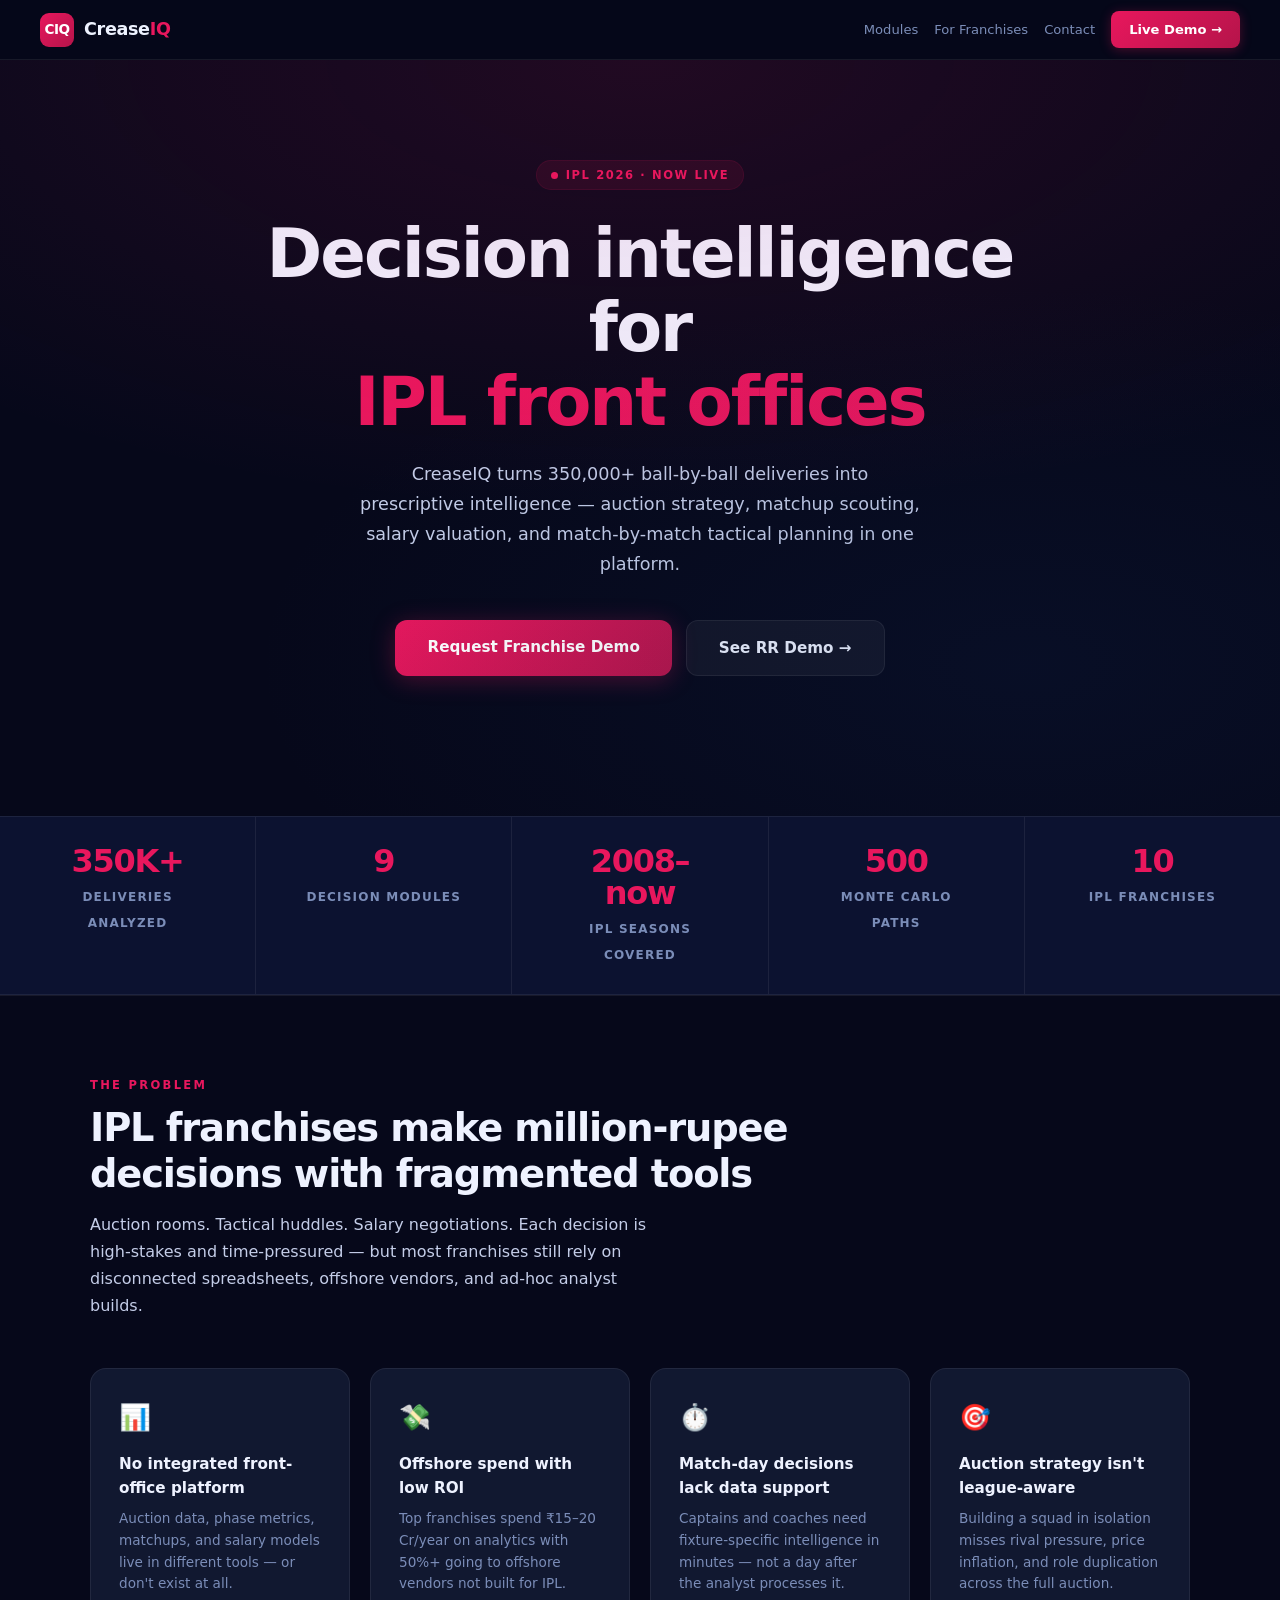
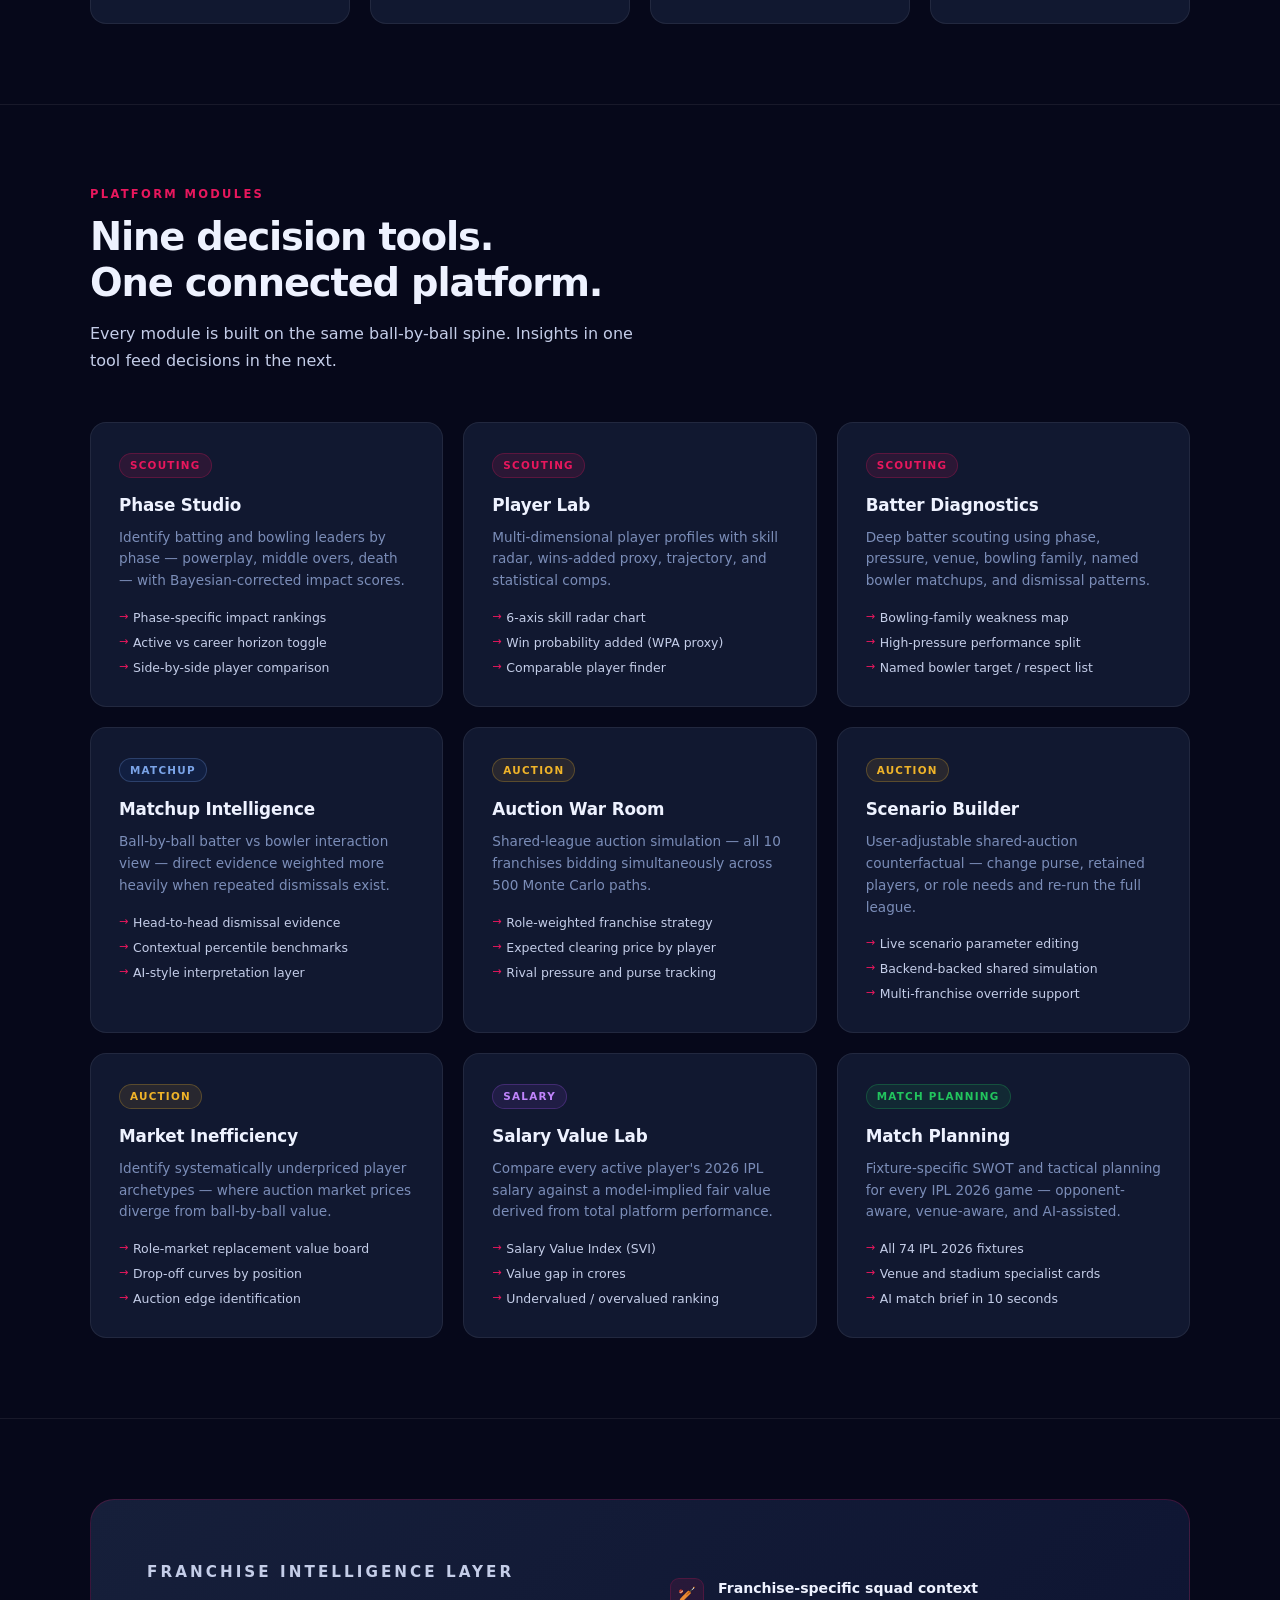
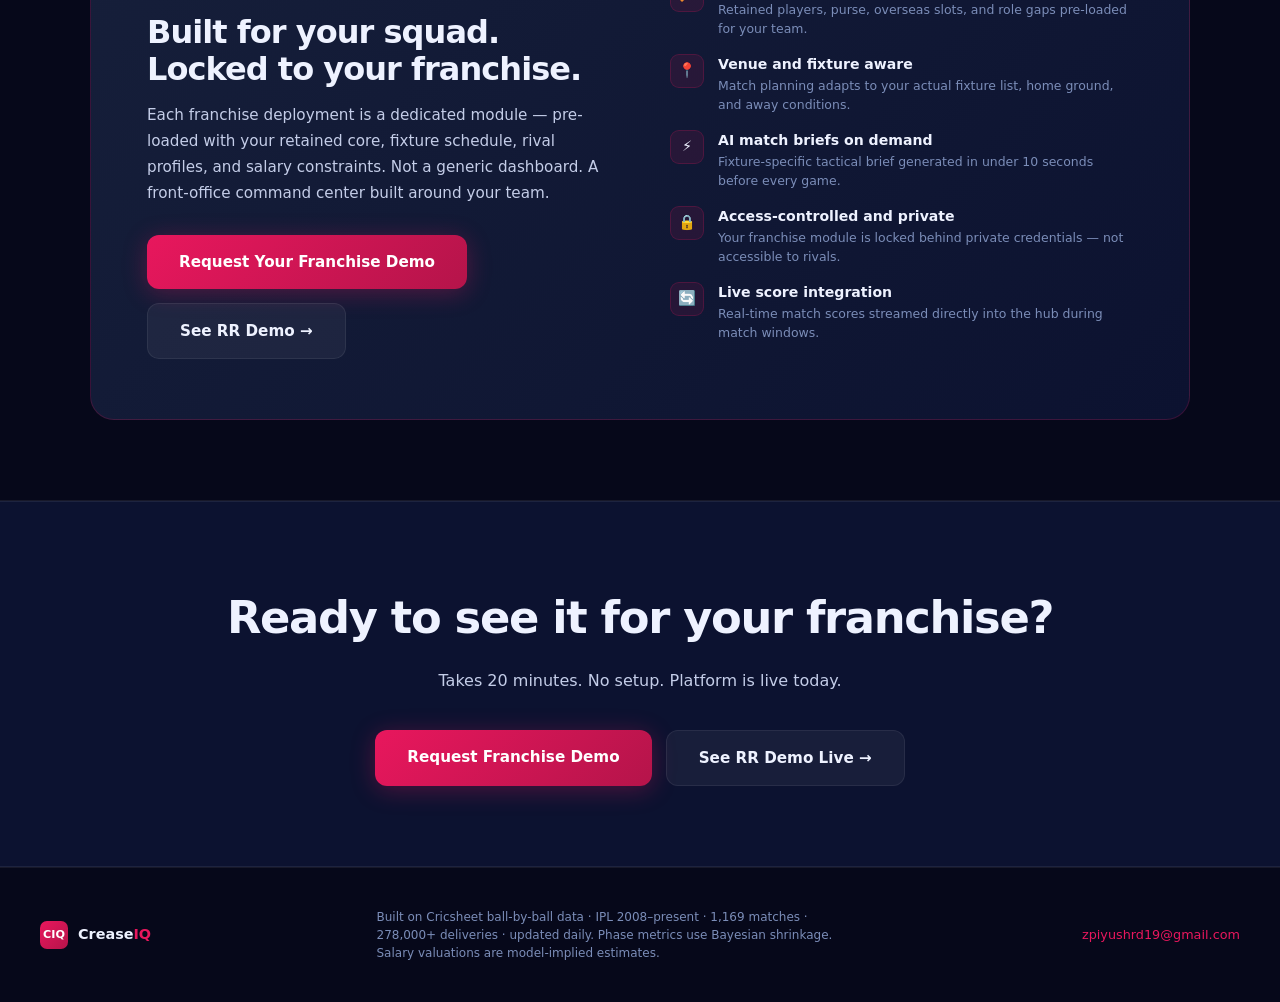
<file: Dashboard/index.html>
<!DOCTYPE html>
<html lang="en">
<head>
  <meta charset="UTF-8" />
  <meta name="viewport" content="width=device-width, initial-scale=1.0" />
  <title>CreaseIQ — Decision Intelligence for IPL Front Offices</title>
  <style>
    *, *::before, *::after { box-sizing: border-box; margin: 0; padding: 0; }

    :root {
      --ink:       #06081A;
      --ink2:      #0C1230;
      --card:      #111830;
      --card2:     #161F3A;
      --border:    rgba(255,255,255,0.07);
      --pink:      #E8175D;
      --pink-d:    #B5144A;
      --pink-glow: rgba(232,23,93,0.3);
      --pink-dim:  rgba(232,23,93,0.1);
      --blue:      #14336B;
      --gold:      #F0B429;
      --text:      #EEF2FF;
      --muted:     #7B8DB8;
      --light:     #C4CDE8;
      --green:     #22C55E;
    }

    html { scroll-behavior: smooth; }

    body {
      font-family: "Segoe UI", system-ui, -apple-system, sans-serif;
      background: var(--ink);
      color: var(--text);
      line-height: 1.6;
    }

    /* ── NAV ──────────────────────────────────────────────────────────── */
    nav {
      position: sticky;
      top: 0;
      z-index: 100;
      background: rgba(6,8,26,0.92);
      backdrop-filter: blur(12px);
      border-bottom: 1px solid var(--border);
      display: flex;
      align-items: center;
      justify-content: space-between;
      padding: 0 40px;
      height: 60px;
    }

    .nav-brand {
      display: flex;
      align-items: center;
      gap: 10px;
    }

    .nav-logo {
      width: 34px;
      height: 34px;
      border-radius: 9px;
      background: linear-gradient(135deg, var(--pink), var(--pink-d));
      display: flex;
      align-items: center;
      justify-content: center;
      font-weight: 900;
      font-size: 0.85rem;
      letter-spacing: -0.04em;
      color: white;
      flex-shrink: 0;
    }

    .nav-wordmark {
      font-size: 1.1rem;
      font-weight: 800;
      letter-spacing: -0.02em;
      color: var(--text);
    }

    .nav-wordmark span { color: var(--pink); }

    .nav-right {
      display: flex;
      align-items: center;
      gap: 16px;
    }

    .nav-link {
      font-size: 0.82rem;
      color: var(--muted);
      text-decoration: none;
      font-weight: 500;
      transition: color 0.2s;
    }

    .nav-link:hover { color: var(--text); }

    .nav-cta {
      padding: 8px 18px;
      background: linear-gradient(135deg, var(--pink), var(--pink-d));
      color: white;
      border-radius: 8px;
      font-size: 0.82rem;
      font-weight: 700;
      text-decoration: none;
      box-shadow: 0 2px 12px var(--pink-glow);
      transition: all 0.2s;
    }

    .nav-cta:hover { transform: translateY(-1px); box-shadow: 0 4px 20px var(--pink-glow); }

    /* ── HERO ─────────────────────────────────────────────────────────── */
    .hero {
      position: relative;
      overflow: hidden;
      padding: 100px 40px 80px;
      text-align: center;
    }

    .hero::before {
      content: '';
      position: absolute;
      inset: 0;
      background:
        radial-gradient(ellipse 80% 60% at 50% 0%, rgba(232,23,93,0.12), transparent),
        radial-gradient(ellipse 60% 50% at 80% 80%, rgba(20,51,107,0.15), transparent);
      pointer-events: none;
    }

    .hero-badge {
      display: inline-flex;
      align-items: center;
      gap: 8px;
      padding: 5px 14px;
      border-radius: 999px;
      border: 1px solid var(--pink-dim);
      background: var(--pink-dim);
      font-size: 0.72rem;
      font-weight: 700;
      text-transform: uppercase;
      letter-spacing: 0.14em;
      color: var(--pink);
      margin-bottom: 28px;
    }

    .hero-badge::before {
      content: '';
      width: 7px;
      height: 7px;
      border-radius: 50%;
      background: var(--pink);
      animation: pulse 2s ease-in-out infinite;
    }

    @keyframes pulse {
      0%, 100% { opacity: 1; }
      50%       { opacity: 0.4; }
    }

    .hero h1 {
      font-size: clamp(2.4rem, 6vw, 4.2rem);
      font-weight: 900;
      letter-spacing: -0.03em;
      line-height: 1.1;
      margin-bottom: 20px;
      max-width: 820px;
      margin-left: auto;
      margin-right: auto;
    }

    .hero h1 em {
      font-style: normal;
      color: var(--pink);
    }

    .hero-sub {
      font-size: 1.1rem;
      color: var(--light);
      max-width: 560px;
      margin: 0 auto 40px;
      line-height: 1.7;
    }

    .hero-actions {
      display: flex;
      gap: 14px;
      justify-content: center;
      flex-wrap: wrap;
      margin-bottom: 60px;
    }

    .btn-primary {
      padding: 15px 32px;
      background: linear-gradient(135deg, var(--pink), var(--pink-d));
      color: white;
      border-radius: 12px;
      font-weight: 700;
      font-size: 0.95rem;
      text-decoration: none;
      box-shadow: 0 4px 24px var(--pink-glow);
      transition: all 0.2s;
    }

    .btn-primary:hover { transform: translateY(-2px); box-shadow: 0 8px 32px var(--pink-glow); }

    .btn-secondary {
      padding: 15px 32px;
      background: rgba(255,255,255,0.05);
      color: var(--text);
      border-radius: 12px;
      font-weight: 700;
      font-size: 0.95rem;
      text-decoration: none;
      border: 1px solid var(--border);
      transition: all 0.2s;
    }

    .btn-secondary:hover { background: rgba(255,255,255,0.09); }

    /* ── STATS BAR ────────────────────────────────────────────────────── */
    .stats-bar {
      display: flex;
      justify-content: center;
      gap: 0;
      flex-wrap: wrap;
      border-top: 1px solid var(--border);
      border-bottom: 1px solid var(--border);
      background: var(--ink2);
    }

    .stat-item {
      padding: 28px 48px;
      text-align: center;
      border-right: 1px solid var(--border);
      flex: 1;
      min-width: 160px;
    }

    .stat-item:last-child { border-right: none; }

    .stat-number {
      display: block;
      font-size: 2rem;
      font-weight: 900;
      color: var(--pink);
      letter-spacing: -0.04em;
      line-height: 1;
      margin-bottom: 6px;
    }

    .stat-label {
      font-size: 0.75rem;
      color: var(--muted);
      text-transform: uppercase;
      letter-spacing: 0.1em;
      font-weight: 600;
    }

    /* ── SECTION SHARED ───────────────────────────────────────────────── */
    .section {
      padding: 80px 40px;
      max-width: 1180px;
      margin: 0 auto;
    }

    .section-eyebrow {
      font-size: 0.72rem;
      text-transform: uppercase;
      letter-spacing: 0.2em;
      font-weight: 700;
      color: var(--pink);
      margin-bottom: 10px;
    }

    .section-title {
      font-size: clamp(1.6rem, 3.5vw, 2.4rem);
      font-weight: 900;
      letter-spacing: -0.03em;
      line-height: 1.2;
      margin-bottom: 14px;
    }

    .section-sub {
      font-size: 1rem;
      color: var(--light);
      max-width: 560px;
      line-height: 1.7;
      margin-bottom: 48px;
    }

    /* ── PROBLEM ──────────────────────────────────────────────────────── */
    .problem-grid {
      display: grid;
      grid-template-columns: repeat(auto-fit, minmax(260px, 1fr));
      gap: 20px;
    }

    .problem-card {
      background: var(--card);
      border: 1px solid var(--border);
      border-radius: 16px;
      padding: 28px;
    }

    .problem-icon {
      font-size: 1.6rem;
      margin-bottom: 14px;
    }

    .problem-card h4 {
      font-size: 0.95rem;
      font-weight: 700;
      color: var(--text);
      margin-bottom: 8px;
    }

    .problem-card p {
      font-size: 0.85rem;
      color: var(--muted);
      line-height: 1.6;
    }

    /* ── MODULES GRID ─────────────────────────────────────────────────── */
    .modules-grid {
      display: grid;
      grid-template-columns: repeat(auto-fill, minmax(310px, 1fr));
      gap: 20px;
    }

    .module-card {
      background: var(--card);
      border: 1px solid var(--border);
      border-radius: 16px;
      padding: 28px;
      transition: border-color 0.2s, transform 0.2s;
      position: relative;
      overflow: hidden;
    }

    .module-card::before {
      content: '';
      position: absolute;
      top: 0; left: 0; right: 0;
      height: 2px;
      background: linear-gradient(90deg, var(--pink), transparent);
      opacity: 0;
      transition: opacity 0.2s;
    }

    .module-card:hover {
      border-color: rgba(232,23,93,0.3);
      transform: translateY(-2px);
    }

    .module-card:hover::before { opacity: 1; }

    .module-tag {
      display: inline-block;
      padding: 3px 10px;
      border-radius: 999px;
      font-size: 0.65rem;
      font-weight: 700;
      text-transform: uppercase;
      letter-spacing: 0.12em;
      margin-bottom: 14px;
    }

    .tag-scouting  { background: rgba(232,23,93,0.12); color: var(--pink); border: 1px solid rgba(232,23,93,0.25); }
    .tag-auction   { background: rgba(240,180,41,0.1);  color: var(--gold); border: 1px solid rgba(240,180,41,0.25); }
    .tag-matchup   { background: rgba(20,51,107,0.3);   color: #7BA4E8;     border: 1px solid rgba(123,164,232,0.25); }
    .tag-planning  { background: rgba(34,197,94,0.1);   color: var(--green);border: 1px solid rgba(34,197,94,0.25); }
    .tag-salary    { background: rgba(168,85,247,0.1);  color: #C084FC;     border: 1px solid rgba(168,85,247,0.25); }

    .module-card h3 {
      font-size: 1.05rem;
      font-weight: 800;
      color: var(--text);
      margin-bottom: 8px;
      letter-spacing: -0.01em;
    }

    .module-card p {
      font-size: 0.85rem;
      color: var(--muted);
      line-height: 1.6;
      margin-bottom: 16px;
    }

    .module-bullets {
      list-style: none;
      display: flex;
      flex-direction: column;
      gap: 5px;
    }

    .module-bullets li {
      font-size: 0.78rem;
      color: var(--light);
      padding-left: 14px;
      position: relative;
    }

    .module-bullets li::before {
      content: '→';
      position: absolute;
      left: 0;
      color: var(--pink);
      font-size: 0.7rem;
    }

    /* ── FRANCHISE SECTION ────────────────────────────────────────────── */
    .franchise-block {
      background: linear-gradient(135deg, var(--card2), var(--ink2));
      border: 1px solid rgba(232,23,93,0.2);
      border-radius: 24px;
      padding: 60px 56px;
      display: grid;
      grid-template-columns: 1fr 1fr;
      gap: 60px;
      align-items: center;
    }

    @media (max-width: 768px) {
      .franchise-block { grid-template-columns: 1fr; gap: 36px; padding: 36px 28px; }
    }

    .franchise-eyebrow {
      font-size: 0.7rem;
      text-transform: uppercase;
      letter-spacing: 0.2em;
      font-weight: 700;
      color: var(--pink);
      margin-bottom: 12px;
    }

    .franchise-block h2 {
      font-size: 2rem;
      font-weight: 900;
      letter-spacing: -0.03em;
      line-height: 1.15;
      margin-bottom: 16px;
    }

    .franchise-block p {
      color: var(--light);
      font-size: 0.95rem;
      line-height: 1.7;
      margin-bottom: 28px;
    }

    .franchise-features {
      display: flex;
      flex-direction: column;
      gap: 14px;
    }

    .franchise-feature {
      display: flex;
      gap: 14px;
      align-items: flex-start;
    }

    .ff-icon {
      width: 34px;
      height: 34px;
      border-radius: 9px;
      background: var(--pink-dim);
      border: 1px solid rgba(232,23,93,0.2);
      display: flex;
      align-items: center;
      justify-content: center;
      font-size: 0.9rem;
      flex-shrink: 0;
      margin-top: 1px;
    }

    .ff-body h5 {
      font-size: 0.88rem;
      font-weight: 700;
      color: var(--text);
      margin-bottom: 2px;
    }

    .ff-body p {
      font-size: 0.78rem;
      color: var(--muted);
      margin-bottom: 0;
      line-height: 1.5;
    }

    /* ── CTA BAND ─────────────────────────────────────────────────────── */
    .cta-band {
      background: var(--ink2);
      border-top: 1px solid var(--border);
      border-bottom: 1px solid var(--border);
      padding: 80px 40px;
      text-align: center;
    }

    .cta-band h2 {
      font-size: clamp(1.8rem, 4vw, 2.8rem);
      font-weight: 900;
      letter-spacing: -0.03em;
      margin-bottom: 14px;
    }

    .cta-band p {
      font-size: 1rem;
      color: var(--light);
      margin-bottom: 36px;
      max-width: 480px;
      margin-left: auto;
      margin-right: auto;
    }

    .cta-stack {
      display: flex;
      gap: 14px;
      justify-content: center;
      flex-wrap: wrap;
    }

    /* ── FOOTER ───────────────────────────────────────────────────────── */
    footer {
      padding: 40px;
      border-top: 1px solid var(--border);
      display: flex;
      align-items: center;
      justify-content: space-between;
      flex-wrap: wrap;
      gap: 16px;
    }

    .footer-brand {
      display: flex;
      align-items: center;
      gap: 10px;
    }

    .footer-logo {
      width: 28px;
      height: 28px;
      border-radius: 7px;
      background: linear-gradient(135deg, var(--pink), var(--pink-d));
      display: flex;
      align-items: center;
      justify-content: center;
      font-weight: 900;
      font-size: 0.7rem;
      color: white;
    }

    .footer-wordmark {
      font-size: 0.9rem;
      font-weight: 800;
      color: var(--text);
    }

    .footer-wordmark span { color: var(--pink); }

    .footer-note {
      font-size: 0.75rem;
      color: var(--muted);
      max-width: 480px;
      line-height: 1.5;
    }

    .footer-contact {
      font-size: 0.8rem;
      color: var(--muted);
    }

    .footer-contact a {
      color: var(--pink);
      text-decoration: none;
    }

    /* ── DIVIDER ──────────────────────────────────────────────────────── */
    .section-divider {
      border: none;
      border-top: 1px solid var(--border);
      margin: 0;
    }

    /* ── MODAL ────────────────────────────────────────────────────────── */
    .modal-overlay {
      display: none;
      position: fixed;
      inset: 0;
      background: rgba(6,8,26,0.85);
      backdrop-filter: blur(8px);
      z-index: 999;
      align-items: center;
      justify-content: center;
      padding: 24px;
    }

    .modal-overlay.open { display: flex; }

    .modal {
      background: var(--card);
      border: 1px solid rgba(232,23,93,0.25);
      border-radius: 20px;
      padding: 44px 40px;
      width: 100%;
      max-width: 460px;
      position: relative;
      box-shadow: 0 0 80px rgba(232,23,93,0.1), 0 32px 80px rgba(0,0,0,0.6);
    }

    .modal::before {
      content: '';
      position: absolute;
      top: 0; left: 0; right: 0;
      height: 2px;
      background: linear-gradient(90deg, var(--pink), #14336B);
      border-radius: 20px 20px 0 0;
    }

    .modal-close {
      position: absolute;
      top: 16px; right: 20px;
      background: none;
      border: none;
      color: var(--muted);
      font-size: 1.4rem;
      cursor: pointer;
      line-height: 1;
      padding: 4px;
      transition: color 0.2s;
    }

    .modal-close:hover { color: var(--text); }

    .modal h2 {
      font-size: 1.3rem;
      font-weight: 900;
      letter-spacing: -0.02em;
      margin-bottom: 6px;
    }

    .modal-sub {
      font-size: 0.82rem;
      color: var(--muted);
      margin-bottom: 28px;
      line-height: 1.5;
    }

    .form-field {
      margin-bottom: 16px;
    }

    .form-label {
      display: block;
      font-size: 0.7rem;
      font-weight: 700;
      text-transform: uppercase;
      letter-spacing: 0.12em;
      color: var(--muted);
      margin-bottom: 7px;
    }

    .form-input {
      width: 100%;
      padding: 12px 14px;
      background: rgba(255,255,255,0.05);
      border: 1px solid rgba(255,255,255,0.1);
      border-radius: 10px;
      color: var(--text);
      font-size: 0.9rem;
      font-family: inherit;
      outline: none;
      transition: border-color 0.2s, box-shadow 0.2s;
    }

    .form-input:focus {
      border-color: var(--pink);
      box-shadow: 0 0 0 3px rgba(232,23,93,0.12);
    }

    .form-input::placeholder { color: rgba(123,141,184,0.5); }

    textarea.form-input {
      resize: vertical;
      min-height: 80px;
    }

    .form-submit {
      width: 100%;
      padding: 13px;
      background: linear-gradient(135deg, var(--pink), var(--pink-d));
      color: white;
      border: none;
      border-radius: 10px;
      font-weight: 700;
      font-size: 0.9rem;
      cursor: pointer;
      box-shadow: 0 4px 18px rgba(232,23,93,0.3);
      transition: all 0.2s;
      margin-top: 8px;
    }

    .form-submit:hover:not(:disabled) { transform: translateY(-1px); box-shadow: 0 6px 24px rgba(232,23,93,0.45); }
    .form-submit:disabled { opacity: 0.6; cursor: not-allowed; }

    .form-success {
      display: none;
      text-align: center;
      padding: 20px 0;
    }

    .form-success .success-icon { font-size: 2.4rem; margin-bottom: 12px; }

    .form-success h3 {
      font-size: 1.1rem;
      font-weight: 800;
      margin-bottom: 8px;
    }

    .form-success p {
      font-size: 0.85rem;
      color: var(--muted);
      line-height: 1.6;
    }

    .form-error {
      display: none;
      margin-top: 10px;
      padding: 10px 14px;
      border-radius: 8px;
      background: rgba(232,23,93,0.08);
      border: 1px solid rgba(232,23,93,0.2);
      color: #FF6B9D;
      font-size: 0.8rem;
    }

    /* ── RESPONSIVE ───────────────────────────────────────────────────── */
    @media (max-width: 640px) {
      nav { padding: 0 20px; }
      .nav-link { display: none; }
      .hero { padding: 60px 20px 50px; }
      .section { padding: 56px 20px; }
      .stat-item { padding: 20px 24px; }
      footer { padding: 28px 20px; flex-direction: column; align-items: flex-start; }
      .modal { padding: 32px 24px; }
    }
  </style>
</head>
<body>

<!-- ── DEMO REQUEST MODAL ────────────────────────────────────────────────── -->
<div class="modal-overlay" id="demo-modal" role="dialog" aria-modal="true" aria-labelledby="modal-title">
  <div class="modal">
    <button class="modal-close" id="modal-close" aria-label="Close">×</button>
    <div id="modal-form-wrap">
      <h2 id="modal-title">Request Franchise Demo</h2>
      <p class="modal-sub">Tell us about your franchise and we'll send you private access to the full platform.</p>
      <form id="demo-form" novalidate>
        <div class="form-field">
          <label class="form-label" for="f-name">Your Name *</label>
          <input class="form-input" id="f-name" type="text" placeholder="Anil Kumble" required />
        </div>
        <div class="form-field">
          <label class="form-label" for="f-email">Email Address *</label>
          <input class="form-input" id="f-email" type="email" placeholder="you@franchise.com" required />
        </div>
        <div class="form-field">
          <label class="form-label" for="f-team">Franchise / Organisation</label>
          <input class="form-input" id="f-team" type="text" placeholder="e.g. Mumbai Indians, ESPNcricinfo, ..." />
        </div>
        <div class="form-field">
          <label class="form-label" for="f-note">What are you looking for? (optional)</label>
          <textarea class="form-input" id="f-note" placeholder="Auction prep, matchup scouting, salary analysis..."></textarea>
        </div>
        <button class="form-submit" type="submit" id="demo-submit">Send Request →</button>
        <div class="form-error" id="form-error"></div>
      </form>
    </div>
    <div class="form-success" id="form-success">
      <div class="success-icon">✅</div>
      <h3>Request received</h3>
      <p>We'll review your request and send you private demo access within 24 hours.</p>
    </div>
  </div>
</div>

<!-- ── NAV ──────────────────────────────────────────────────────────────── -->
<nav>
  <div class="nav-brand">
    <div class="nav-logo">CIQ</div>
    <span class="nav-wordmark">Crease<span>IQ</span></span>
  </div>
  <div class="nav-right">
    <a class="nav-link" href="#modules">Modules</a>
    <a class="nav-link" href="#franchise">For Franchises</a>
    <a class="nav-link" href="#" onclick="openDemoModal();return false;">Contact</a>
    <a class="nav-cta" href="./rr_login.html">Live Demo →</a>
  </div>
</nav>

<!-- ── HERO ─────────────────────────────────────────────────────────────── -->
<section class="hero">
  <div class="hero-badge">IPL 2026 · Now Live</div>
  <h1>Decision intelligence for<br /><em>IPL front offices</em></h1>
  <p class="hero-sub">
    CreaseIQ turns 350,000+ ball-by-ball deliveries into prescriptive
    intelligence — auction strategy, matchup scouting, salary valuation,
    and match-by-match tactical planning in one platform.
  </p>
  <div class="hero-actions">
    <a class="btn-primary" href="#" onclick="openDemoModal();return false;">
      Request Franchise Demo
    </a>
    <a class="btn-secondary" href="./rr_login.html">
      See RR Demo →
    </a>
  </div>
</section>

<!-- ── STATS BAR ─────────────────────────────────────────────────────────── -->
<div class="stats-bar">
  <div class="stat-item">
    <span class="stat-number">350K+</span>
    <span class="stat-label">Deliveries analyzed</span>
  </div>
  <div class="stat-item">
    <span class="stat-number">9</span>
    <span class="stat-label">Decision modules</span>
  </div>
  <div class="stat-item">
    <span class="stat-number">2008–now</span>
    <span class="stat-label">IPL seasons covered</span>
  </div>
  <div class="stat-item">
    <span class="stat-number">500</span>
    <span class="stat-label">Monte Carlo paths</span>
  </div>
  <div class="stat-item">
    <span class="stat-number">10</span>
    <span class="stat-label">IPL franchises</span>
  </div>
</div>

<hr class="section-divider" />

<!-- ── PROBLEM ───────────────────────────────────────────────────────────── -->
<div class="section">
  <p class="section-eyebrow">The Problem</p>
  <h2 class="section-title">IPL franchises make million-rupee<br />decisions with fragmented tools</h2>
  <p class="section-sub">
    Auction rooms. Tactical huddles. Salary negotiations.
    Each decision is high-stakes and time-pressured — but most franchises
    still rely on disconnected spreadsheets, offshore vendors, and ad-hoc analyst builds.
  </p>
  <div class="problem-grid">
    <div class="problem-card">
      <div class="problem-icon">📊</div>
      <h4>No integrated front-office platform</h4>
      <p>Auction data, phase metrics, matchups, and salary models live in different tools — or don't exist at all.</p>
    </div>
    <div class="problem-card">
      <div class="problem-icon">💸</div>
      <h4>Offshore spend with low ROI</h4>
      <p>Top franchises spend ₹15–20 Cr/year on analytics with 50%+ going to offshore vendors not built for IPL.</p>
    </div>
    <div class="problem-card">
      <div class="problem-icon">⏱️</div>
      <h4>Match-day decisions lack data support</h4>
      <p>Captains and coaches need fixture-specific intelligence in minutes — not a day after the analyst processes it.</p>
    </div>
    <div class="problem-card">
      <div class="problem-icon">🎯</div>
      <h4>Auction strategy isn't league-aware</h4>
      <p>Building a squad in isolation misses rival pressure, price inflation, and role duplication across the full auction.</p>
    </div>
  </div>
</div>

<hr class="section-divider" />

<!-- ── MODULES ────────────────────────────────────────────────────────────── -->
<div class="section" id="modules">
  <p class="section-eyebrow">Platform Modules</p>
  <h2 class="section-title">Nine decision tools.<br />One connected platform.</h2>
  <p class="section-sub">
    Every module is built on the same ball-by-ball spine.
    Insights in one tool feed decisions in the next.
  </p>

  <div class="modules-grid">

    <div class="module-card">
      <span class="module-tag tag-scouting">Scouting</span>
      <h3>Phase Studio</h3>
      <p>Identify batting and bowling leaders by phase — powerplay, middle overs, death — with Bayesian-corrected impact scores.</p>
      <ul class="module-bullets">
        <li>Phase-specific impact rankings</li>
        <li>Active vs career horizon toggle</li>
        <li>Side-by-side player comparison</li>
      </ul>
    </div>

    <div class="module-card">
      <span class="module-tag tag-scouting">Scouting</span>
      <h3>Player Lab</h3>
      <p>Multi-dimensional player profiles with skill radar, wins-added proxy, trajectory, and statistical comps.</p>
      <ul class="module-bullets">
        <li>6-axis skill radar chart</li>
        <li>Win probability added (WPA proxy)</li>
        <li>Comparable player finder</li>
      </ul>
    </div>

    <div class="module-card">
      <span class="module-tag tag-scouting">Scouting</span>
      <h3>Batter Diagnostics</h3>
      <p>Deep batter scouting using phase, pressure, venue, bowling family, named bowler matchups, and dismissal patterns.</p>
      <ul class="module-bullets">
        <li>Bowling-family weakness map</li>
        <li>High-pressure performance split</li>
        <li>Named bowler target / respect list</li>
      </ul>
    </div>

    <div class="module-card">
      <span class="module-tag tag-matchup">Matchup</span>
      <h3>Matchup Intelligence</h3>
      <p>Ball-by-ball batter vs bowler interaction view — direct evidence weighted more heavily when repeated dismissals exist.</p>
      <ul class="module-bullets">
        <li>Head-to-head dismissal evidence</li>
        <li>Contextual percentile benchmarks</li>
        <li>AI-style interpretation layer</li>
      </ul>
    </div>

    <div class="module-card">
      <span class="module-tag tag-auction">Auction</span>
      <h3>Auction War Room</h3>
      <p>Shared-league auction simulation — all 10 franchises bidding simultaneously across 500 Monte Carlo paths.</p>
      <ul class="module-bullets">
        <li>Role-weighted franchise strategy</li>
        <li>Expected clearing price by player</li>
        <li>Rival pressure and purse tracking</li>
      </ul>
    </div>

    <div class="module-card">
      <span class="module-tag tag-auction">Auction</span>
      <h3>Scenario Builder</h3>
      <p>User-adjustable shared-auction counterfactual — change purse, retained players, or role needs and re-run the full league.</p>
      <ul class="module-bullets">
        <li>Live scenario parameter editing</li>
        <li>Backend-backed shared simulation</li>
        <li>Multi-franchise override support</li>
      </ul>
    </div>

    <div class="module-card">
      <span class="module-tag tag-auction">Auction</span>
      <h3>Market Inefficiency</h3>
      <p>Identify systematically underpriced player archetypes — where auction market prices diverge from ball-by-ball value.</p>
      <ul class="module-bullets">
        <li>Role-market replacement value board</li>
        <li>Drop-off curves by position</li>
        <li>Auction edge identification</li>
      </ul>
    </div>

    <div class="module-card">
      <span class="module-tag tag-salary">Salary</span>
      <h3>Salary Value Lab</h3>
      <p>Compare every active player's 2026 IPL salary against a model-implied fair value derived from total platform performance.</p>
      <ul class="module-bullets">
        <li>Salary Value Index (SVI)</li>
        <li>Value gap in crores</li>
        <li>Undervalued / overvalued ranking</li>
      </ul>
    </div>

    <div class="module-card">
      <span class="module-tag tag-planning">Match Planning</span>
      <h3>Match Planning</h3>
      <p>Fixture-specific SWOT and tactical planning for every IPL 2026 game — opponent-aware, venue-aware, and AI-assisted.</p>
      <ul class="module-bullets">
        <li>All 74 IPL 2026 fixtures</li>
        <li>Venue and stadium specialist cards</li>
        <li>AI match brief in 10 seconds</li>
      </ul>
    </div>

  </div>
</div>

<hr class="section-divider" />

<!-- ── FRANCHISE SECTION ──────────────────────────────────────────────────── -->
<div class="section" id="franchise">
  <div class="franchise-block">
    <div>
      <p class="franchise-eyebrow">Franchise Intelligence Layer</p>
      <h2>Built for your squad.<br />Locked to your franchise.</h2>
      <p>
        Each franchise deployment is a dedicated module — pre-loaded with your
        retained core, fixture schedule, rival profiles, and salary constraints.
        Not a generic dashboard. A front-office command center built around your team.
      </p>
      <div class="hero-actions" style="justify-content:flex-start; margin-bottom:0;">
        <a class="btn-primary" href="mailto:zpiyushrd19@gmail.com?subject=CreaseIQ%20Franchise%20Demo%20Request&body=Hi%20Piyush%2C%0A%0AI%27d%20like%20to%20learn%20more%20about%20CreaseIQ%20for%20our%20franchise.%0A%0ATeam%3A%20%0ARole%3A%20%0A">
          Request Your Franchise Demo
        </a>
        <a class="btn-secondary" href="./rr_login.html">See RR Demo →</a>
      </div>
    </div>
    <div class="franchise-features">
      <div class="franchise-feature">
        <div class="ff-icon">🏏</div>
        <div class="ff-body">
          <h5>Franchise-specific squad context</h5>
          <p>Retained players, purse, overseas slots, and role gaps pre-loaded for your team.</p>
        </div>
      </div>
      <div class="franchise-feature">
        <div class="ff-icon">📍</div>
        <div class="ff-body">
          <h5>Venue and fixture aware</h5>
          <p>Match planning adapts to your actual fixture list, home ground, and away conditions.</p>
        </div>
      </div>
      <div class="franchise-feature">
        <div class="ff-icon">⚡</div>
        <div class="ff-body">
          <h5>AI match briefs on demand</h5>
          <p>Fixture-specific tactical brief generated in under 10 seconds before every game.</p>
        </div>
      </div>
      <div class="franchise-feature">
        <div class="ff-icon">🔒</div>
        <div class="ff-body">
          <h5>Access-controlled and private</h5>
          <p>Your franchise module is locked behind private credentials — not accessible to rivals.</p>
        </div>
      </div>
      <div class="franchise-feature">
        <div class="ff-icon">🔄</div>
        <div class="ff-body">
          <h5>Live score integration</h5>
          <p>Real-time match scores streamed directly into the hub during match windows.</p>
        </div>
      </div>
    </div>
  </div>
</div>

<hr class="section-divider" />

<!-- ── CTA BAND ───────────────────────────────────────────────────────────── -->
<div class="cta-band">
  <h2>Ready to see it for your franchise?</h2>
  <p>Takes 20 minutes. No setup. Platform is live today.</p>
  <div class="cta-stack">
    <a class="btn-primary" href="#" onclick="openDemoModal();return false;">
      Request Franchise Demo
    </a>
    <a class="btn-secondary" href="./rr_login.html">See RR Demo Live →</a>
  </div>
</div>

<!-- ── FOOTER ─────────────────────────────────────────────────────────────── -->
<footer>
  <div class="footer-brand">
    <div class="footer-logo">CIQ</div>
    <span class="footer-wordmark">Crease<span>IQ</span></span>
  </div>
  <p class="footer-note">
    Built on Cricsheet ball-by-ball data · IPL 2008–present · 1,169 matches · 278,000+ deliveries · updated daily.
    Phase metrics use Bayesian shrinkage. Salary valuations are model-implied estimates.
  </p>
  <p class="footer-contact">
    <a href="mailto:zpiyushrd19@gmail.com">zpiyushrd19@gmail.com</a>
  </p>
</footer>

<script>
  function openDemoModal() {
    document.getElementById("demo-modal").classList.add("open");
    document.getElementById("f-name").focus();
  }

  function closeDemoModal() {
    document.getElementById("demo-modal").classList.remove("open");
  }

  document.getElementById("modal-close").addEventListener("click", closeDemoModal);
  document.getElementById("demo-modal").addEventListener("click", function(e) {
    if (e.target === this) closeDemoModal();
  });
  document.addEventListener("keydown", function(e) {
    if (e.key === "Escape") closeDemoModal();
  });

  document.getElementById("demo-form").addEventListener("submit", async function(e) {
    e.preventDefault();
    const name  = document.getElementById("f-name").value.trim();
    const email = document.getElementById("f-email").value.trim();
    const team  = document.getElementById("f-team").value.trim();
    const note  = document.getElementById("f-note").value.trim();
    const errEl = document.getElementById("form-error");
    const btn   = document.getElementById("demo-submit");

    errEl.style.display = "none";

    if (!name || !email) {
      errEl.textContent = "Please fill in your name and email.";
      errEl.style.display = "block";
      return;
    }

    btn.disabled = true;
    btn.textContent = "Sending…";

    try {
      const res  = await fetch("/api/demo-request", {
        method: "POST",
        headers: { "Content-Type": "application/json" },
        body: JSON.stringify({ name, email, team, note }),
      });
      const data = await res.json();
      if (!data.ok) throw new Error(data.error || "Server error");

      document.getElementById("modal-form-wrap").style.display = "none";
      document.getElementById("form-success").style.display    = "block";
    } catch (err) {
      errEl.textContent = "Something went wrong. Email us directly at zpiyushrd19@gmail.com";
      errEl.style.display = "block";
      btn.disabled = false;
      btn.textContent = "Send Request →";
    }
  });
</script>
</body>
</html>
</file>
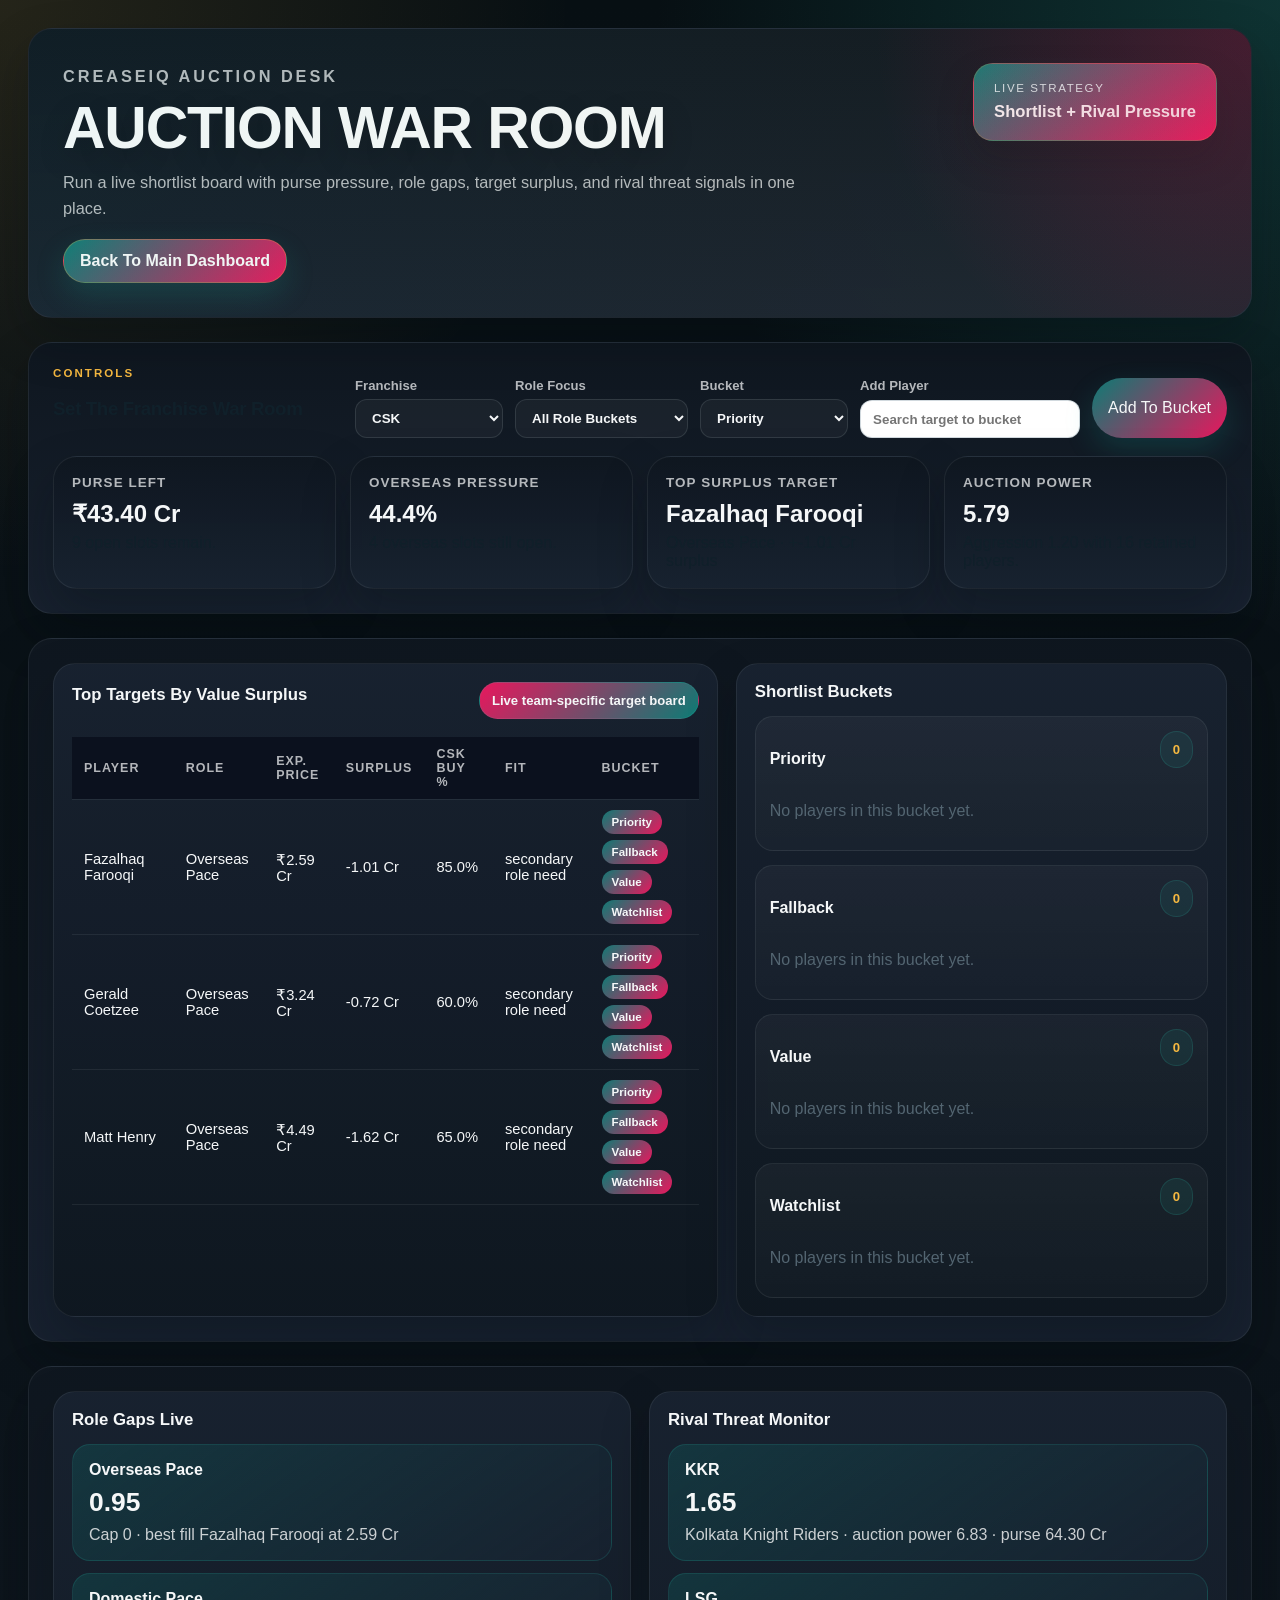
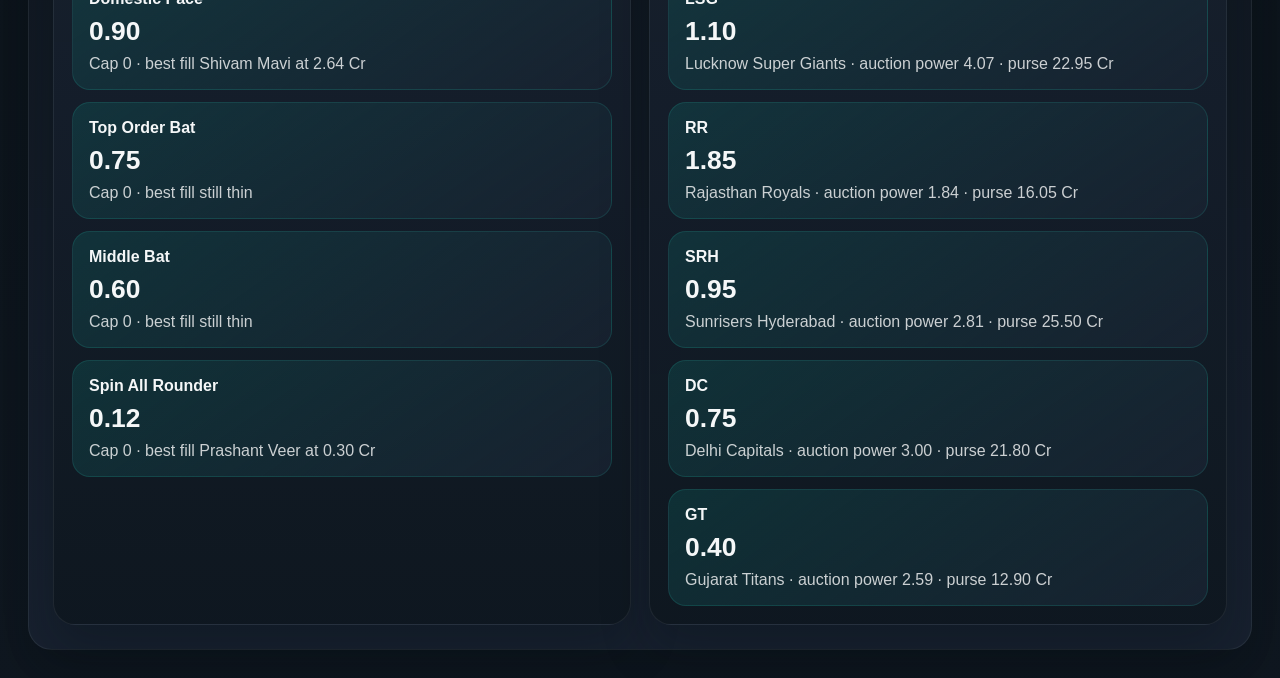
<file: Dashboard/auction_war_room.html>
<!DOCTYPE html>
<html lang="en">
  <head>
    <meta charset="UTF-8" />
    <meta name="viewport" content="width=device-width, initial-scale=1.0" />
    <title>CreaseIQ · Auction War Room</title>
    <link rel="stylesheet" href="./styles.css?v=ipl-theme-23" />
  </head>
  <body data-team-theme="rr">
    <main class="replay-shell">
      <section class="replay-header">
        <div>
          <p class="eyebrow">CreaseIQ Auction Desk</p>
          <h1>Auction War Room</h1>
          <p>
            Run a live shortlist board with purse pressure, role gaps, target surplus, and rival threat signals in one place.
          </p>
          <div class="hero-actions">
            <a class="action-button" href="./index.html" rel="noopener noreferrer">Back To Main Dashboard</a>
          </div>
        </div>
        <div class="replay-badge">
          <span>Live Strategy</span>
          <strong>Shortlist + Rival Pressure</strong>
        </div>
      </section>

      <section class="replay-panel">
        <div class="panel-header">
          <div>
            <p class="eyebrow">Controls</p>
            <h3>Set The Franchise War Room</h3>
          </div>
          <div class="control-row">
            <label>
              Franchise
              <select id="war-room-team"></select>
            </label>
            <label>
              Role Focus
              <select id="war-room-role"></select>
            </label>
            <label>
              Bucket
              <select id="war-room-bucket"></select>
            </label>
            <label>
              Add Player
              <input id="war-room-player" list="war-room-player-options" placeholder="Search target to bucket" />
              <datalist id="war-room-player-options"></datalist>
            </label>
            <button class="action-button button-only" id="war-room-add">Add To Bucket</button>
          </div>
        </div>
        <div id="war-room-cards" class="replay-card-grid"></div>
      </section>

      <section class="replay-panel">
        <div class="tool-grid wide-left">
          <div class="tile">
            <div class="tile-header">
              <h4>Top Targets By Value Surplus</h4>
              <span class="pill accent">Live team-specific target board</span>
            </div>
            <div class="table-wrap">
              <table id="war-room-targets"></table>
            </div>
          </div>
          <div class="tile">
            <h4>Shortlist Buckets</h4>
            <div id="war-room-shortlists" class="bucket-grid"></div>
          </div>
        </div>
      </section>

      <section class="replay-panel">
        <div class="tool-grid">
          <div class="tile">
            <h4>Role Gaps Live</h4>
            <div id="war-room-role-gaps" class="metric-stack"></div>
          </div>
          <div class="tile">
            <h4>Rival Threat Monitor</h4>
            <div id="war-room-rivals" class="metric-stack"></div>
          </div>
        </div>
      </section>
    </main>

    <script src="./data/dashboard_data.js?v=ipl-theme-23"></script>
    <script src="./auction_war_room.js?v=ipl-theme-23"></script>
  </body>
</html>
</file>
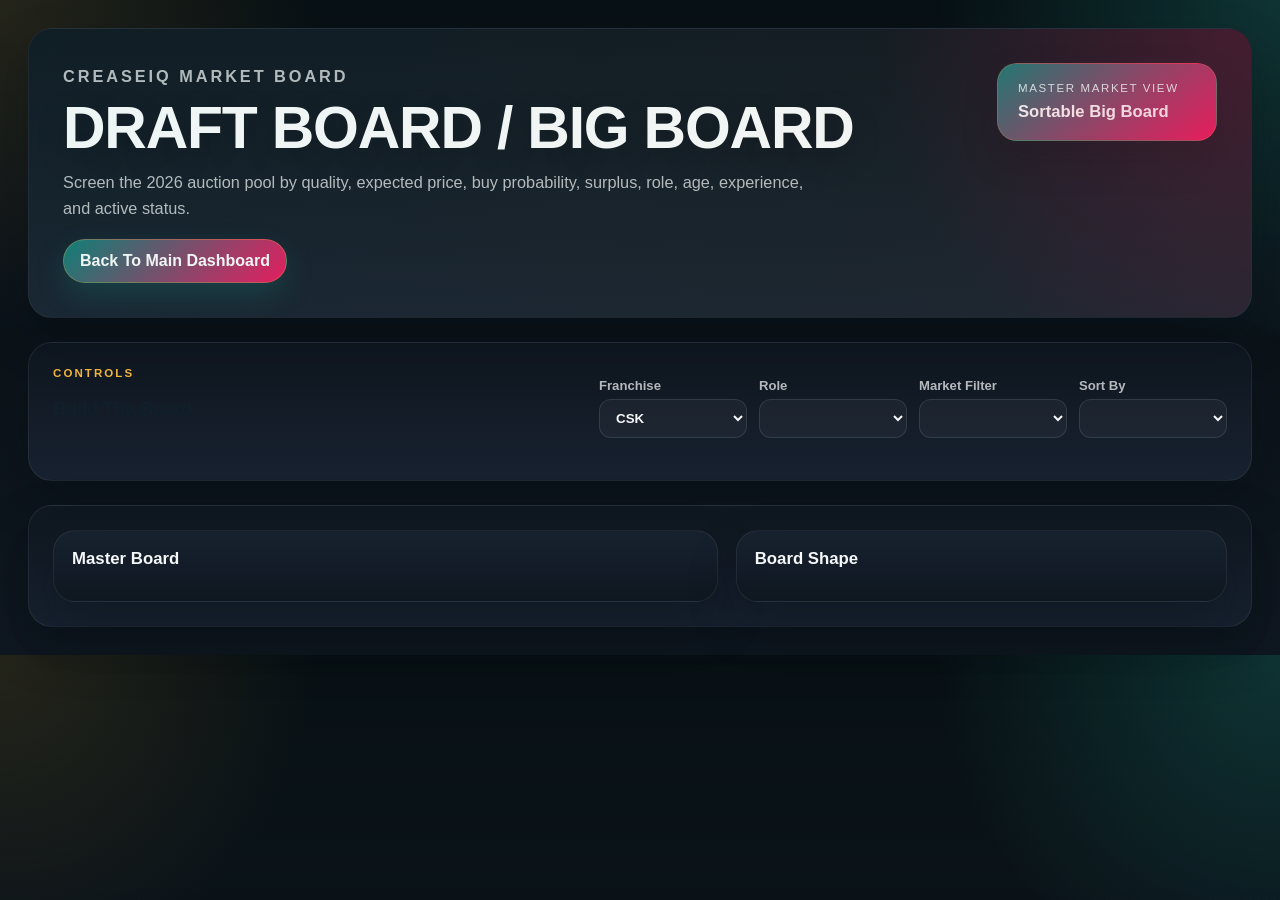
<file: Dashboard/draft_board.html>
<!DOCTYPE html>
<html lang="en">
  <head>
    <meta charset="UTF-8" />
    <meta name="viewport" content="width=device-width, initial-scale=1.0" />
    <title>CreaseIQ · Draft Board</title>
    <link rel="stylesheet" href="./styles.css?v=ipl-theme-23" />
  </head>
  <body data-team-theme="rr">
    <main class="replay-shell">
      <section class="replay-header">
        <div>
          <p class="eyebrow">CreaseIQ Market Board</p>
          <h1>Draft Board / Big Board</h1>
          <p>
            Screen the 2026 auction pool by quality, expected price, buy probability, surplus, role, age, experience, and active status.
          </p>
          <div class="hero-actions">
            <a class="action-button" href="./index.html" rel="noopener noreferrer">Back To Main Dashboard</a>
          </div>
        </div>
        <div class="replay-badge">
          <span>Master Market View</span>
          <strong>Sortable Big Board</strong>
        </div>
      </section>

      <section class="replay-panel">
        <div class="panel-header">
          <div>
            <p class="eyebrow">Controls</p>
            <h3>Build The Board</h3>
          </div>
          <div class="control-row">
            <label>
              Franchise
              <select id="draft-team"></select>
            </label>
            <label>
              Role
              <select id="draft-role"></select>
            </label>
            <label>
              Market Filter
              <select id="draft-market"></select>
            </label>
            <label>
              Sort By
              <select id="draft-sort"></select>
            </label>
          </div>
        </div>
        <div id="draft-headline-cards" class="replay-card-grid"></div>
      </section>

      <section class="replay-panel">
        <div class="tool-grid wide-left">
          <div class="tile">
            <h4>Master Board</h4>
            <div class="table-wrap">
              <table id="draft-table"></table>
            </div>
          </div>
          <div class="tile">
            <h4>Board Shape</h4>
            <div id="draft-bars" class="bar-chart"></div>
            <div id="draft-note" class="muted"></div>
          </div>
        </div>
      </section>
    </main>

    <script src="./data/dashboard_data.js?v=ipl-theme-23"></script>
    <script src="./draft_board.js?v=ipl-theme-23"></script>
  </body>
</html>
</file>
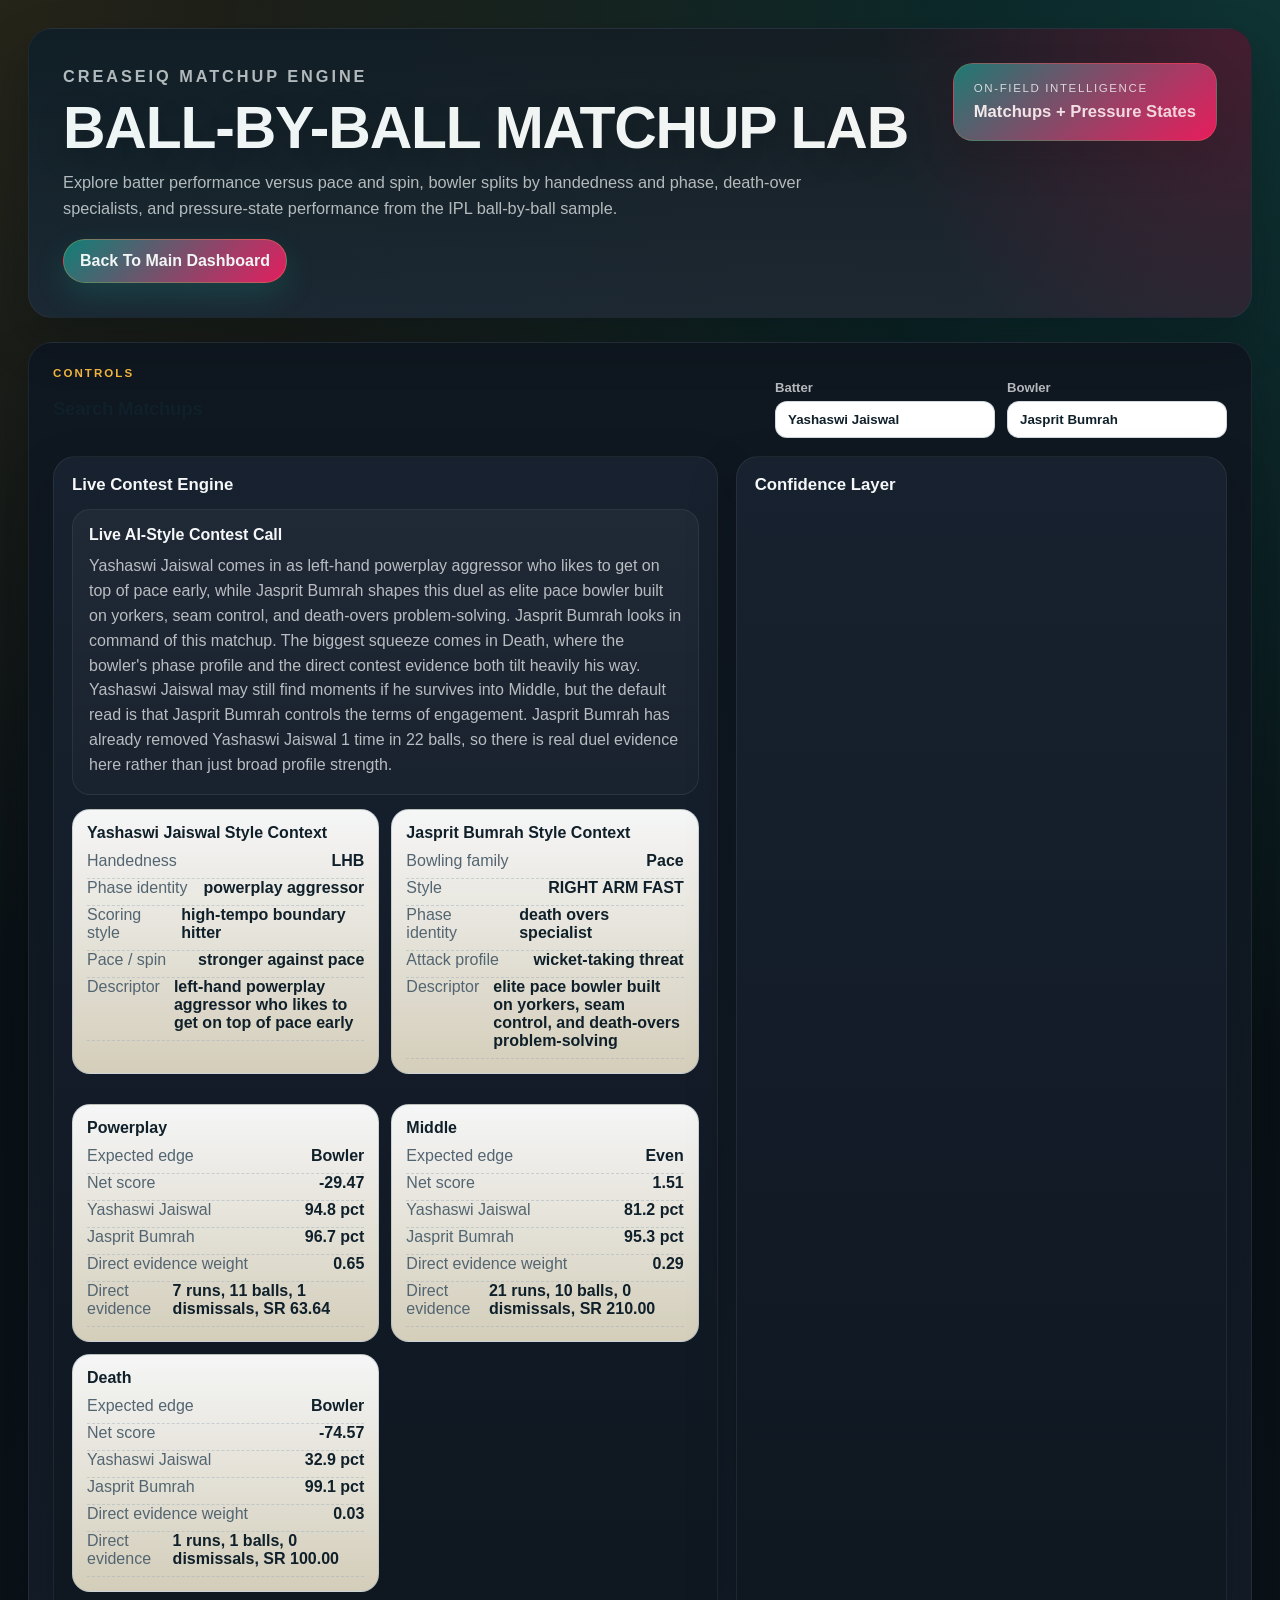
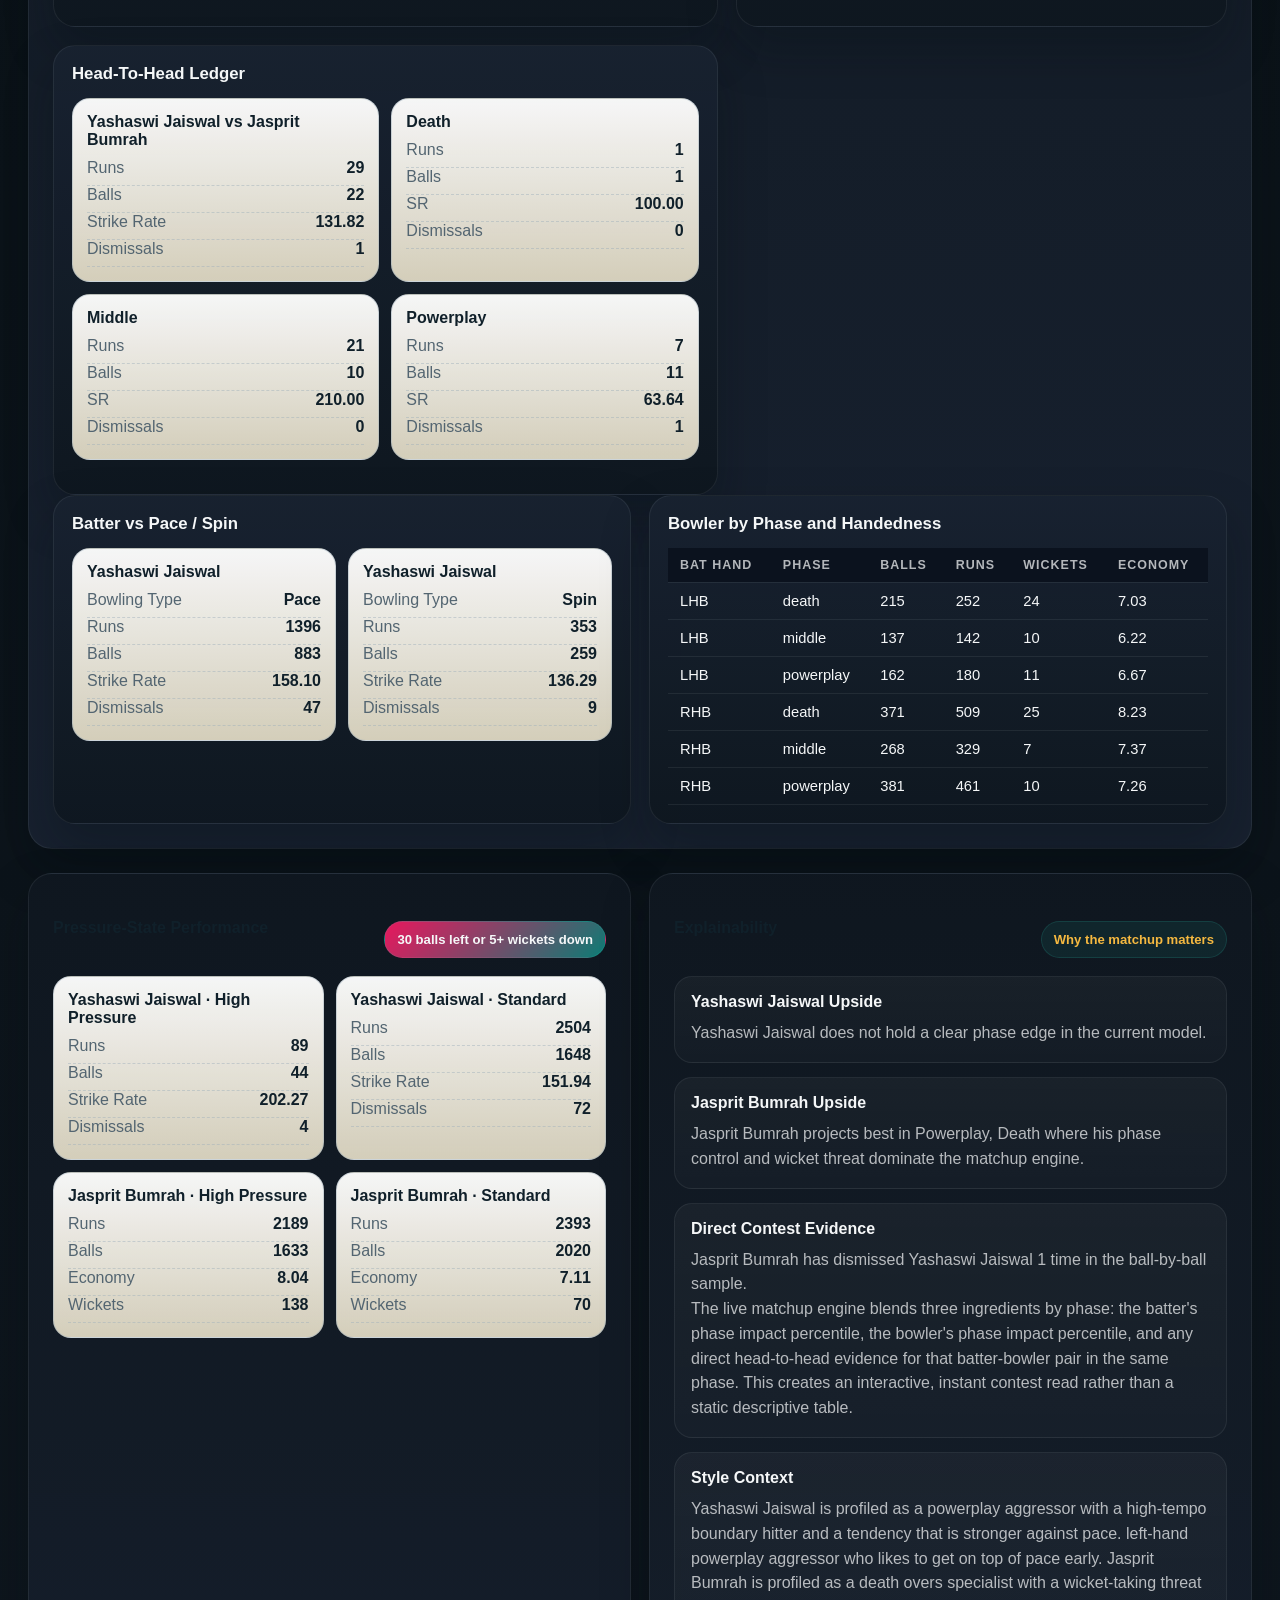
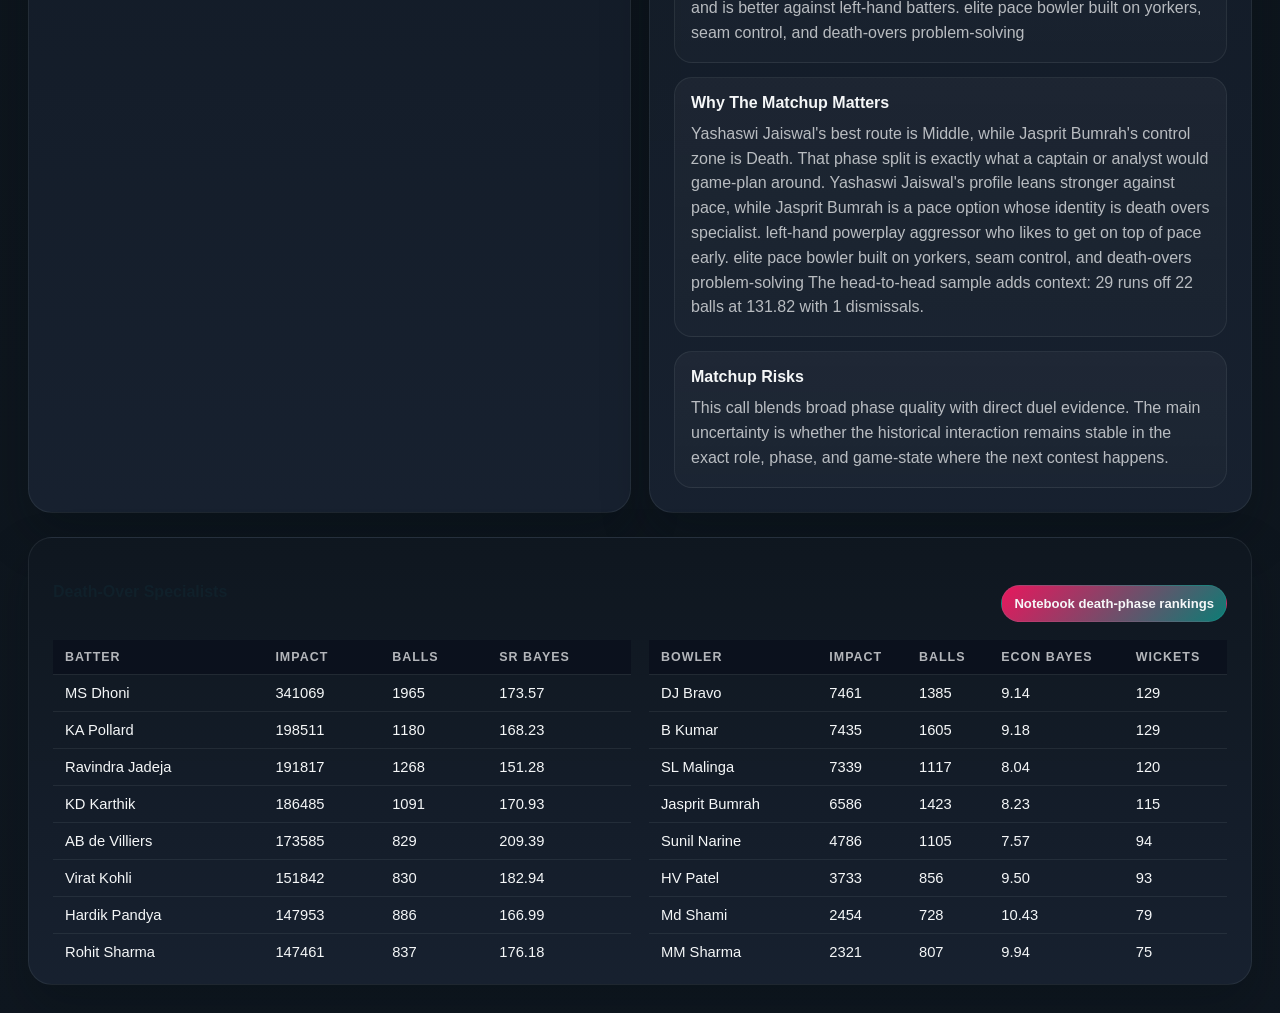
<file: Dashboard/matchup_intelligence.html>
<!DOCTYPE html>
<html lang="en">
  <head>
    <meta charset="UTF-8" />
    <meta name="viewport" content="width=device-width, initial-scale=1.0" />
    <title>CreaseIQ · Matchup Intelligence</title>
    <link rel="stylesheet" href="./styles.css?v=ipl-theme-23" />
  </head>
  <body data-team-theme="rr">
    <main class="replay-shell">
      <section class="replay-header">
        <div>
          <p class="eyebrow">CreaseIQ Matchup Engine</p>
          <h1>Ball-By-Ball Matchup Lab</h1>
          <p>
            Explore batter performance versus pace and spin, bowler splits by handedness and phase,
            death-over specialists, and pressure-state performance from the IPL ball-by-ball sample.
          </p>
          <div class="hero-actions">
            <a class="action-button" href="./index.html" rel="noopener noreferrer">Back To Main Dashboard</a>
          </div>
        </div>
        <div class="replay-badge">
          <span>On-Field Intelligence</span>
          <strong>Matchups + Pressure States</strong>
        </div>
      </section>

      <section class="replay-panel">
        <div class="panel-header">
          <div>
            <p class="eyebrow">Controls</p>
            <h3>Search Matchups</h3>
          </div>
          <div class="control-row">
            <label>
              Batter
              <input id="matchup-batter" list="matchup-batter-options" placeholder="Search batter" />
              <datalist id="matchup-batter-options"></datalist>
            </label>
            <label>
              Bowler
              <input id="matchup-bowler" list="matchup-bowler-options" placeholder="Search bowler" />
              <datalist id="matchup-bowler-options"></datalist>
            </label>
          </div>
        </div>

        <div class="tool-grid wide-left">
          <div class="tile">
            <h4>Live Contest Engine</h4>
            <div id="matchup-live-summary" class="insight-stack"></div>
          </div>
          <div class="tile">
            <h4>Confidence Layer</h4>
            <div id="matchup-confidence" class="insight-stack"></div>
          </div>
          <div class="tile">
            <h4>Head-To-Head Ledger</h4>
            <div id="matchup-h2h-cards" class="compare-grid"></div>
          </div>
        </div>

        <div class="dual-chart">
          <div class="tile">
            <h4>Batter vs Pace / Spin</h4>
            <div id="matchup-batter-cards" class="compare-grid"></div>
          </div>
          <div class="tile">
            <h4>Bowler by Phase and Handedness</h4>
            <div class="table-wrap compact">
              <table id="matchup-bowler-table"></table>
            </div>
          </div>
        </div>
      </section>

      <section class="tool-grid">
        <div class="replay-panel">
          <div class="tile-header">
            <h4>Pressure-State Performance</h4>
            <span class="pill accent">30 balls left or 5+ wickets down</span>
          </div>
          <div id="matchup-pressure-cards" class="compare-grid"></div>
        </div>

        <div class="replay-panel">
          <div class="tile-header">
            <h4>Explainability</h4>
            <span class="pill">Why the matchup matters</span>
          </div>
          <div id="matchup-explainability" class="insight-stack"></div>
        </div>
      </section>

      <section class="replay-panel">
        <div class="tile-header">
          <h4>Death-Over Specialists</h4>
          <span class="pill accent">Notebook death-phase rankings</span>
        </div>
        <div class="dual-chart">
          <div class="table-wrap compact">
            <table id="death-batting-table"></table>
          </div>
          <div class="table-wrap compact">
            <table id="death-bowling-table"></table>
          </div>
        </div>
      </section>
    </main>

    <script src="./data/dashboard_data.js?v=ipl-theme-23"></script>
    <script src="./matchup.js?v=ipl-theme-23"></script>
  </body>
</html>
</file>
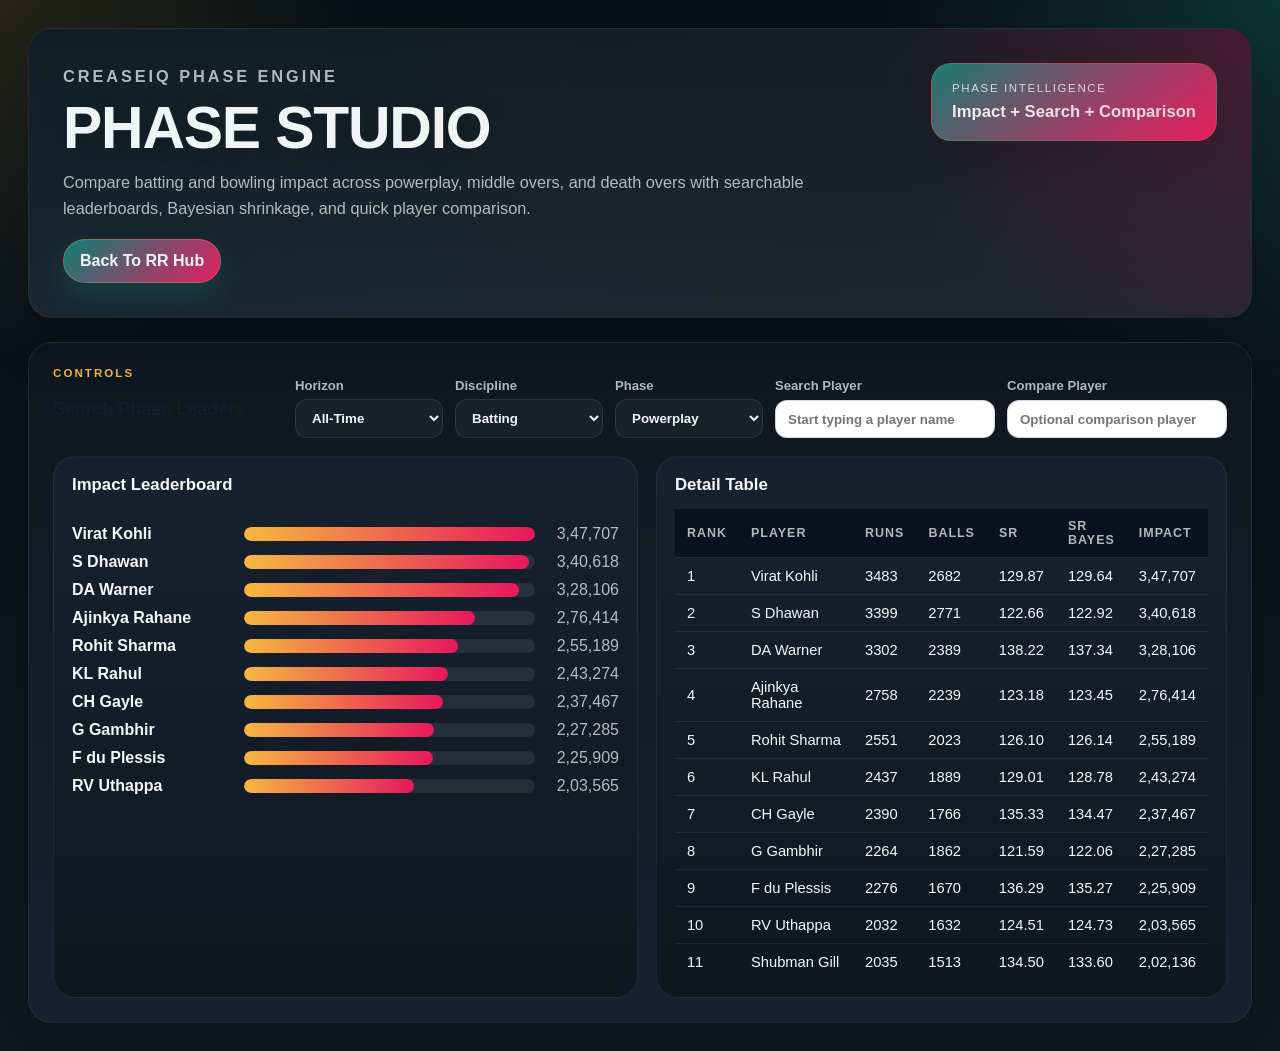
<file: Dashboard/phase_studio.html>
<!DOCTYPE html>
<html lang="en">
  <head>
    <meta charset="UTF-8" />
    <meta name="viewport" content="width=device-width, initial-scale=1.0" />
    <title>CreaseIQ · Phase Studio</title>
    <link rel="stylesheet" href="./styles.css?v=ipl-theme-24" />
  </head>
  <body data-team-theme="rr">
    <main class="replay-shell">
      <section class="replay-header">
        <div>
          <p class="eyebrow">CreaseIQ Phase Engine</p>
          <h1>Phase Studio</h1>
          <p>
            Compare batting and bowling impact across powerplay, middle overs, and death overs with searchable leaderboards,
            Bayesian shrinkage, and quick player comparison.
          </p>
          <div class="hero-actions">
            <a class="action-button" href="./rr_hub.html" rel="noopener noreferrer">Back To RR Hub</a>
          </div>
        </div>
        <div class="replay-badge">
          <span>Phase Intelligence</span>
          <strong>Impact + Search + Comparison</strong>
        </div>
      </section>

      <section class="replay-panel">
        <div class="panel-header">
          <div>
            <p class="eyebrow">Controls</p>
            <h3>Search Phase Leaders</h3>
          </div>
          <div class="control-row">
            <label>
              Horizon
              <select id="phase-horizon"></select>
            </label>
            <label>
              Discipline
              <select id="phase-discipline"></select>
            </label>
            <label>
              Phase
              <select id="phase-phase"></select>
            </label>
            <label>
              Search Player
              <input id="phase-player-search" list="phase-player-options" placeholder="Start typing a player name" />
              <datalist id="phase-player-options"></datalist>
            </label>
            <label>
              Compare Player
              <input id="phase-player-compare" list="phase-player-options" placeholder="Optional comparison player" />
            </label>
          </div>
        </div>

        <div class="phase-layout">
          <div class="chart-panel">
            <h4>Impact Leaderboard</h4>
            <div id="phase-matchup" class="compare-grid"></div>
            <div id="phase-bars" class="bar-chart"></div>
          </div>
          <div class="table-panel">
            <h4>Detail Table</h4>
            <div class="table-wrap">
              <table id="phase-table"></table>
            </div>
          </div>
        </div>
      </section>
    </main>

    <script src="./data/dashboard_data.js?v=ipl-theme-24"></script>
    <script src="./phase_studio.js?v=ipl-theme-24"></script>
  </body>
</html>
</file>
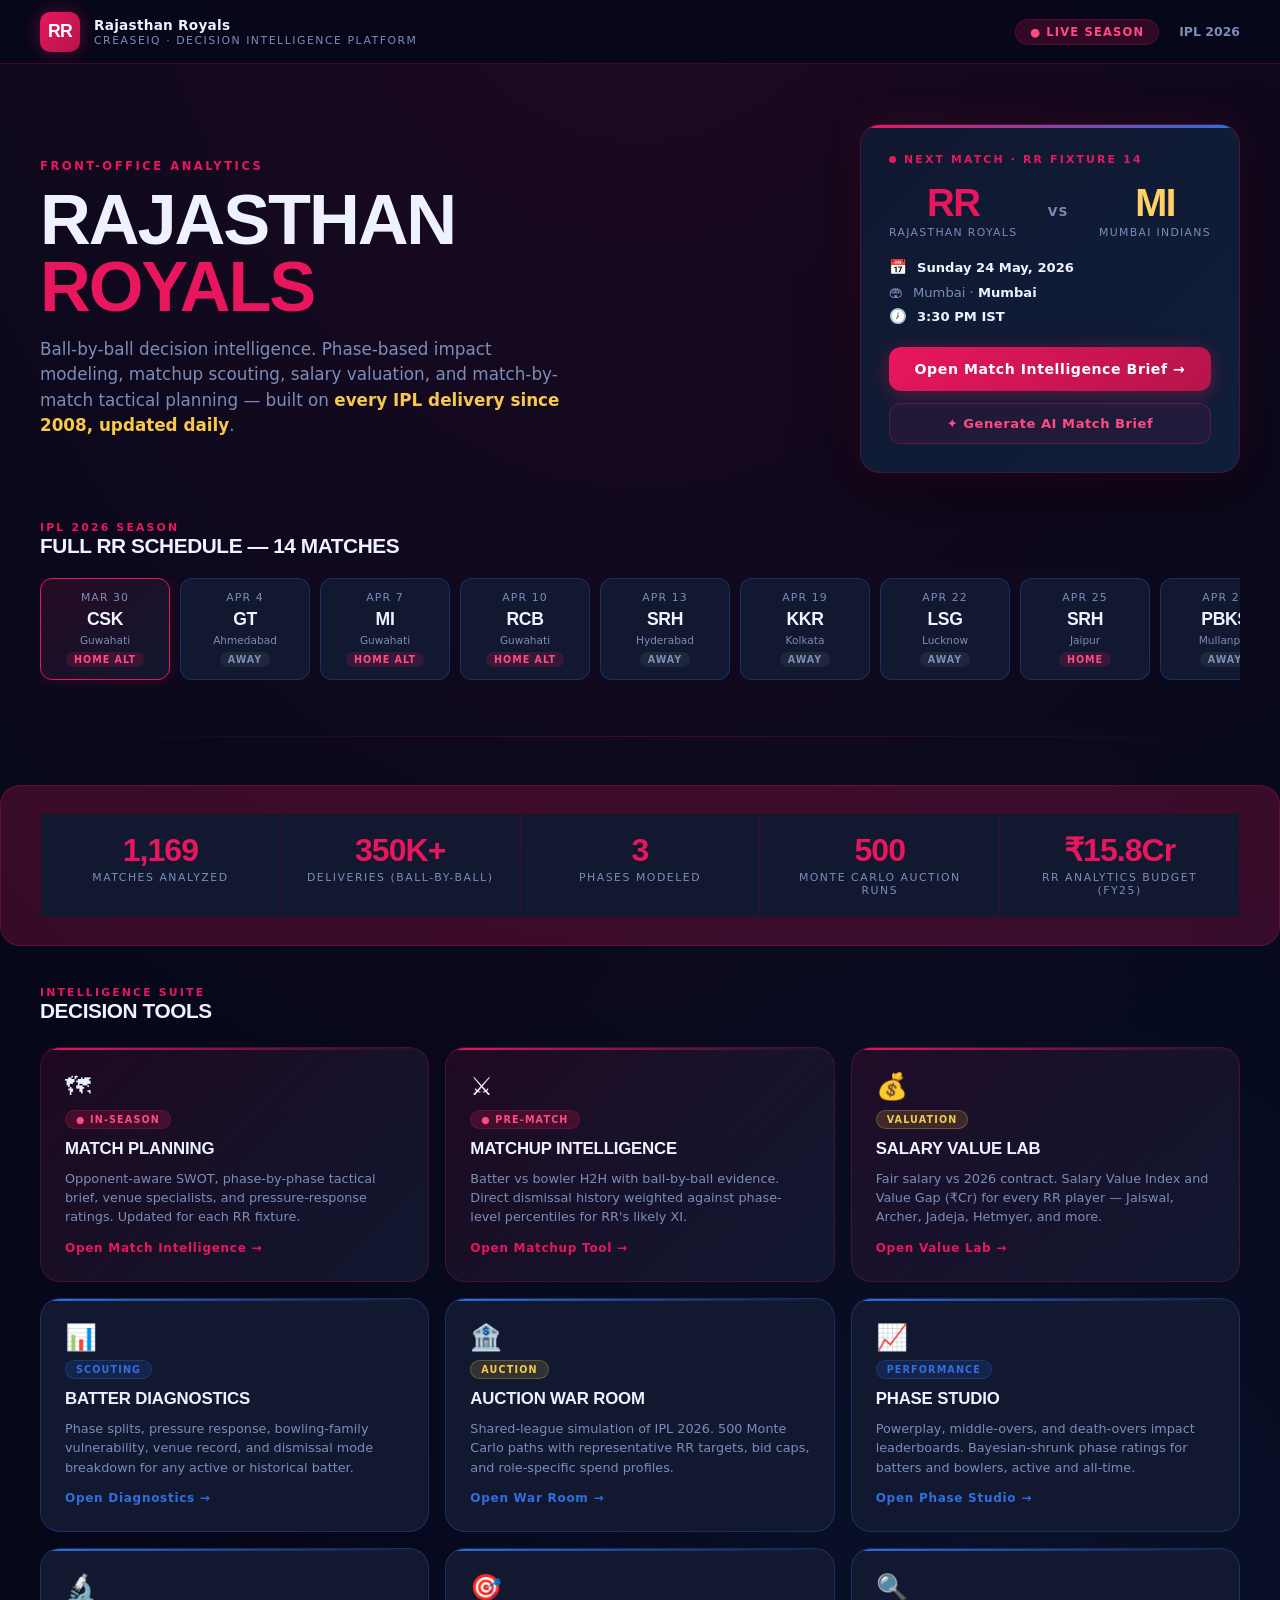
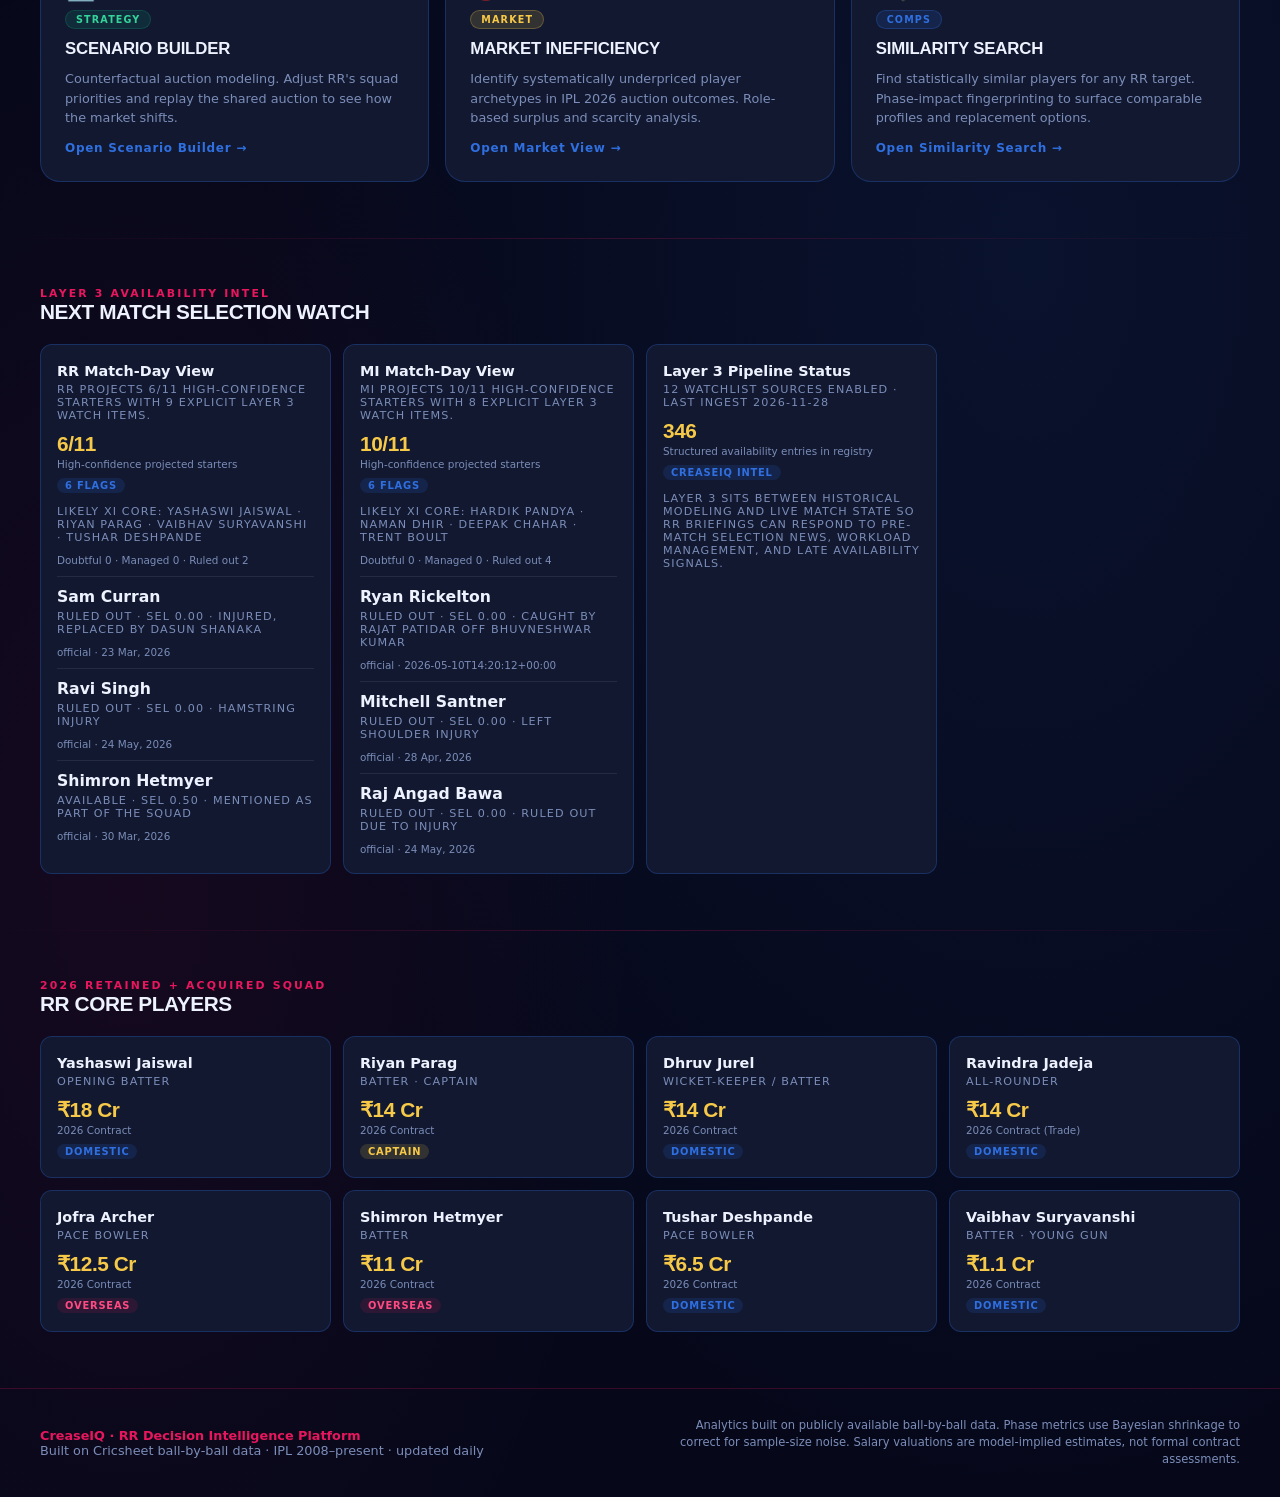
<file: Dashboard/rr_hub.html>
<!DOCTYPE html>
<html lang="en">
  <head>
    <meta charset="UTF-8" />
    <meta name="viewport" content="width=device-width, initial-scale=1.0" />
    <title>CreaseIQ · Rajasthan Royals — Decision Intelligence Platform</title>
    <style>
      /* ── RR Brand Tokens ─────────────────────────────────────── */
      :root {
        --rr-pink:        #E8175D;
        --rr-pink-light:  #FF4B82;
        --rr-pink-dim:    rgba(232, 23, 93, 0.18);
        --rr-pink-glow:   rgba(232, 23, 93, 0.35);
        --rr-blue:        #14336B;
        --rr-blue-mid:    #1E4D9B;
        --rr-blue-light:  #2F6FE0;
        --rr-gold:        #F7C948;
        --rr-dark:        #06081A;
        --rr-dark-2:      #0C1230;
        --rr-card:        #111830;
        --rr-card-hover:  #19254A;
        --rr-text:        #EEF2FF;
        --rr-muted:       #7B8DB8;
        --rr-border:      rgba(232, 23, 93, 0.22);
        --rr-border-blue: rgba(47, 111, 224, 0.28);
        --rr-radius:      20px;
        --rr-radius-sm:   12px;
        --display: "Trebuchet MS", "Arial Narrow", "Avenir Next Condensed", sans-serif;
        --ui: "Segoe UI", "Avenir Next", system-ui, sans-serif;
      }

      * { box-sizing: border-box; margin: 0; padding: 0; }
      html { scroll-behavior: smooth; }

      body {
        font-family: var(--ui);
        background: var(--rr-dark);
        color: var(--rr-text);
        min-height: 100vh;
        background-image:
          radial-gradient(ellipse 80% 50% at 50% -10%, rgba(232,23,93,0.12), transparent),
          radial-gradient(ellipse 60% 40% at 80% 60%, rgba(30,77,155,0.15), transparent),
          radial-gradient(ellipse 40% 30% at 10% 80%, rgba(232,23,93,0.07), transparent);
      }

      /* ── Top Nav ─────────────────────────────────────────────── */
      .top-nav {
        display: flex;
        align-items: center;
        justify-content: space-between;
        padding: 0 40px;
        height: 64px;
        background: rgba(6, 8, 26, 0.85);
        border-bottom: 1px solid var(--rr-border);
        backdrop-filter: blur(14px);
        position: sticky;
        top: 0;
        z-index: 100;
      }

      .nav-brand {
        display: flex;
        align-items: center;
        gap: 14px;
      }

      .rr-monogram {
        width: 40px;
        height: 40px;
        border-radius: 10px;
        background: linear-gradient(135deg, var(--rr-pink), #B5144A);
        display: flex;
        align-items: center;
        justify-content: center;
        font-family: var(--display);
        font-size: 1.1rem;
        font-weight: 900;
        color: white;
        letter-spacing: -0.04em;
        box-shadow: 0 0 18px var(--rr-pink-glow);
      }

      .nav-brand-text {
        display: grid;
        gap: 1px;
      }

      .nav-title {
        font-size: 0.85rem;
        font-weight: 700;
        color: var(--rr-text);
        letter-spacing: 0.02em;
      }

      .nav-sub {
        font-size: 0.68rem;
        color: var(--rr-muted);
        text-transform: uppercase;
        letter-spacing: 0.14em;
      }

      .nav-right {
        display: flex;
        align-items: center;
        gap: 20px;
      }

      .nav-badge {
        padding: 5px 14px;
        border-radius: 999px;
        background: var(--rr-pink-dim);
        border: 1px solid var(--rr-border);
        font-size: 0.72rem;
        font-weight: 700;
        color: var(--rr-pink-light);
        letter-spacing: 0.1em;
        text-transform: uppercase;
      }

      .nav-season {
        font-size: 0.78rem;
        color: var(--rr-muted);
        font-weight: 600;
      }

      /* ── Hero ────────────────────────────────────────────────── */
      .hero {
        padding: 60px 40px 48px;
        display: grid;
        grid-template-columns: 1fr 380px;
        gap: 40px;
        align-items: center;
        max-width: 1400px;
        margin: 0 auto;
      }

      .hero-eyebrow {
        font-size: 0.72rem;
        text-transform: uppercase;
        letter-spacing: 0.22em;
        color: var(--rr-pink);
        font-weight: 700;
        margin-bottom: 14px;
      }

      .hero-title {
        font-family: var(--display);
        font-size: clamp(2.8rem, 5.5vw, 5rem);
        font-weight: 900;
        letter-spacing: -0.03em;
        text-transform: uppercase;
        line-height: 0.95;
        color: var(--rr-text);
        margin-bottom: 6px;
      }

      .hero-title span {
        color: var(--rr-pink);
      }

      .hero-tagline {
        font-size: 1.05rem;
        color: var(--rr-muted);
        margin-top: 16px;
        line-height: 1.5;
        max-width: 520px;
      }

      .hero-tagline strong {
        color: var(--rr-gold);
      }

      /* ── Next Match Card ─────────────────────────────────────── */
      .next-match-card {
        background: linear-gradient(135deg, var(--rr-card), #0F1E3A);
        border: 1px solid var(--rr-border);
        border-radius: var(--rr-radius);
        padding: 28px;
        box-shadow: 0 0 40px rgba(232,23,93,0.12), 0 20px 60px rgba(0,0,0,0.5);
        position: relative;
        overflow: hidden;
      }

      .next-match-card::before {
        content: '';
        position: absolute;
        top: 0; left: 0; right: 0;
        height: 3px;
        background: linear-gradient(90deg, var(--rr-pink), var(--rr-blue-light));
      }

      .next-match-label {
        font-size: 0.68rem;
        text-transform: uppercase;
        letter-spacing: 0.2em;
        color: var(--rr-pink);
        font-weight: 700;
        margin-bottom: 18px;
        display: flex;
        align-items: center;
        gap: 8px;
      }

      .live-dot {
        width: 7px;
        height: 7px;
        border-radius: 50%;
        background: var(--rr-pink);
        animation: pulse 1.8s infinite;
      }

      @keyframes pulse {
        0%, 100% { opacity: 1; box-shadow: 0 0 0 0 var(--rr-pink-glow); }
        50% { opacity: 0.7; box-shadow: 0 0 0 5px transparent; }
      }

      .match-teams {
        display: flex;
        align-items: center;
        justify-content: space-between;
        margin-bottom: 20px;
        gap: 12px;
      }

      .match-team {
        display: grid;
        gap: 4px;
        text-align: center;
      }

      .team-code {
        font-family: var(--display);
        font-size: 2.4rem;
        font-weight: 900;
        letter-spacing: -0.04em;
        line-height: 1;
      }

      .team-code.rr { color: var(--rr-pink); }
      .team-code.opp { color: #FFD166; }

      .team-name {
        font-size: 0.68rem;
        color: var(--rr-muted);
        text-transform: uppercase;
        letter-spacing: 0.12em;
      }

      .vs-separator {
        font-size: 0.78rem;
        color: var(--rr-muted);
        font-weight: 700;
        letter-spacing: 0.1em;
      }

      .match-meta {
        display: grid;
        gap: 8px;
        margin-bottom: 22px;
      }

      .match-meta-row {
        display: flex;
        align-items: center;
        gap: 10px;
        font-size: 0.82rem;
        color: var(--rr-muted);
      }

      .match-meta-row .icon {
        font-size: 0.9rem;
        flex-shrink: 0;
      }

      .match-meta-row strong {
        color: var(--rr-text);
      }

      .match-cta {
        display: block;
        width: 100%;
        padding: 14px;
        border-radius: var(--rr-radius-sm);
        background: linear-gradient(135deg, var(--rr-pink), #B5144A);
        color: white;
        text-decoration: none;
        font-weight: 700;
        font-size: 0.88rem;
        text-align: center;
        letter-spacing: 0.04em;
        box-shadow: 0 4px 20px rgba(232,23,93,0.35);
        transition: all 0.2s;
      }

      .match-cta:hover {
        transform: translateY(-1px);
        box-shadow: 0 6px 28px rgba(232,23,93,0.5);
      }

      /* ── Fixture Strip ───────────────────────────────────────── */
      .fixture-strip-section {
        padding: 0 40px 48px;
        max-width: 1400px;
        margin: 0 auto;
      }

      .section-header {
        display: flex;
        align-items: center;
        gap: 16px;
        margin-bottom: 20px;
      }

      .section-eyebrow {
        font-size: 0.68rem;
        text-transform: uppercase;
        letter-spacing: 0.2em;
        color: var(--rr-pink);
        font-weight: 700;
      }

      .section-title {
        font-family: var(--display);
        font-size: 1.3rem;
        font-weight: 800;
        letter-spacing: -0.02em;
        color: var(--rr-text);
        text-transform: uppercase;
      }

      .fixture-strip {
        display: flex;
        gap: 10px;
        overflow-x: auto;
        padding-bottom: 8px;
        scrollbar-width: thin;
        scrollbar-color: var(--rr-border) transparent;
      }

      .fixture-chip {
        flex-shrink: 0;
        background: var(--rr-card);
        border: 1px solid var(--rr-border-blue);
        border-radius: var(--rr-radius-sm);
        padding: 12px 16px;
        text-decoration: none;
        color: var(--rr-text);
        transition: all 0.18s;
        min-width: 130px;
        text-align: center;
      }

      .fixture-chip:hover {
        background: var(--rr-card-hover);
        border-color: var(--rr-border);
        transform: translateY(-2px);
      }

      .fixture-chip.next {
        border-color: var(--rr-pink);
        background: linear-gradient(135deg, rgba(232,23,93,0.12), rgba(17,24,48,0.95));
        box-shadow: 0 0 20px var(--rr-pink-dim);
      }

      .fixture-chip.played {
        opacity: 0.45;
      }

      .chip-date {
        font-size: 0.68rem;
        color: var(--rr-muted);
        text-transform: uppercase;
        letter-spacing: 0.1em;
        margin-bottom: 5px;
      }

      .chip-opp {
        font-family: var(--display);
        font-size: 1.1rem;
        font-weight: 800;
        letter-spacing: -0.02em;
        color: var(--rr-text);
        margin-bottom: 4px;
      }

      .chip-venue {
        font-size: 0.66rem;
        color: var(--rr-muted);
      }

      .chip-home-badge {
        display: inline-block;
        margin-top: 6px;
        font-size: 0.6rem;
        padding: 2px 8px;
        border-radius: 999px;
        background: var(--rr-pink-dim);
        color: var(--rr-pink-light);
        font-weight: 700;
        text-transform: uppercase;
        letter-spacing: 0.1em;
      }

      /* ── Module Grid ─────────────────────────────────────────── */
      .modules-section {
        padding: 0 40px 56px;
        max-width: 1400px;
        margin: 0 auto;
      }

      .module-grid {
        display: grid;
        grid-template-columns: repeat(3, 1fr);
        gap: 16px;
      }

      .module-card {
        background: var(--rr-card);
        border: 1px solid var(--rr-border-blue);
        border-radius: var(--rr-radius);
        padding: 26px 24px;
        text-decoration: none;
        color: var(--rr-text);
        transition: all 0.2s;
        display: grid;
        gap: 10px;
        position: relative;
        overflow: hidden;
      }

      .module-card:hover {
        background: var(--rr-card-hover);
        border-color: var(--rr-border);
        transform: translateY(-3px);
        box-shadow: 0 12px 40px rgba(0,0,0,0.4), 0 0 20px var(--rr-pink-dim);
      }

      .module-card.primary {
        border-color: var(--rr-border);
        background: linear-gradient(135deg, rgba(232,23,93,0.1), rgba(17,24,48,0.98));
      }

      .module-card.primary:hover {
        box-shadow: 0 12px 40px rgba(0,0,0,0.5), 0 0 30px var(--rr-pink-glow);
      }

      .card-accent-bar {
        position: absolute;
        top: 0; left: 0; right: 0;
        height: 2px;
        background: linear-gradient(90deg, var(--rr-pink), transparent);
      }

      .module-card.secondary .card-accent-bar {
        background: linear-gradient(90deg, var(--rr-blue-light), transparent);
      }

      .card-icon {
        font-size: 1.6rem;
        line-height: 1;
      }

      .card-badge {
        display: inline-block;
        font-size: 0.6rem;
        padding: 3px 10px;
        border-radius: 999px;
        font-weight: 700;
        text-transform: uppercase;
        letter-spacing: 0.12em;
        width: fit-content;
      }

      .badge-live {
        background: rgba(232,23,93,0.2);
        color: var(--rr-pink-light);
        border: 1px solid var(--rr-border);
      }

      .badge-auction {
        background: rgba(247,201,72,0.15);
        color: var(--rr-gold);
        border: 1px solid rgba(247,201,72,0.25);
      }

      .badge-scout {
        background: rgba(47,111,224,0.15);
        color: var(--rr-blue-light);
        border: 1px solid var(--rr-border-blue);
      }

      .badge-intel {
        background: rgba(16,185,129,0.12);
        color: #34D399;
        border: 1px solid rgba(16,185,129,0.2);
      }

      .card-title {
        font-family: var(--display);
        font-size: 1.05rem;
        font-weight: 800;
        letter-spacing: -0.01em;
        text-transform: uppercase;
        color: var(--rr-text);
      }

      .card-desc {
        font-size: 0.8rem;
        color: var(--rr-muted);
        line-height: 1.5;
      }

      .card-arrow {
        margin-top: 4px;
        font-size: 0.75rem;
        color: var(--rr-pink);
        font-weight: 700;
        letter-spacing: 0.06em;
      }

      .module-card.secondary .card-arrow {
        color: var(--rr-blue-light);
      }

      /* ── Squad Strip ─────────────────────────────────────────── */
      .squad-section {
        padding: 0 40px 56px;
        max-width: 1400px;
        margin: 0 auto;
      }

      .squad-grid {
        display: grid;
        grid-template-columns: repeat(4, 1fr);
        gap: 12px;
      }

      .player-card {
        background: var(--rr-card);
        border: 1px solid var(--rr-border-blue);
        border-radius: var(--rr-radius-sm);
        padding: 18px 16px;
        transition: all 0.18s;
      }

      .player-card:hover {
        border-color: var(--rr-border);
        background: var(--rr-card-hover);
      }

      .player-name {
        font-weight: 700;
        font-size: 0.9rem;
        color: var(--rr-text);
        margin-bottom: 4px;
      }

      .player-role {
        font-size: 0.7rem;
        color: var(--rr-muted);
        text-transform: uppercase;
        letter-spacing: 0.1em;
        margin-bottom: 10px;
      }

      .player-salary {
        font-family: var(--display);
        font-size: 1.3rem;
        font-weight: 800;
        color: var(--rr-gold);
        letter-spacing: -0.02em;
      }

      .player-salary-label {
        font-size: 0.65rem;
        color: var(--rr-muted);
        margin-top: 2px;
      }

      .player-flag {
        display: inline-block;
        margin-top: 8px;
        font-size: 0.62rem;
        padding: 2px 8px;
        border-radius: 999px;
        background: rgba(47,111,224,0.15);
        color: var(--rr-blue-light);
        font-weight: 700;
        text-transform: uppercase;
        letter-spacing: 0.08em;
      }

      .player-flag.overseas {
        background: rgba(232,23,93,0.12);
        color: var(--rr-pink-light);
      }

      .player-flag.captain {
        background: rgba(247,201,72,0.15);
        color: var(--rr-gold);
      }

      /* ── Stats Bar ───────────────────────────────────────────── */
      .stats-bar {
        padding: 28px 40px;
        max-width: 1400px;
        margin: 0 auto 40px;
        display: grid;
        grid-template-columns: repeat(5, 1fr);
        gap: 1px;
        background: var(--rr-border);
        border: 1px solid var(--rr-border);
        border-radius: var(--rr-radius);
        overflow: hidden;
      }

      .stat-cell {
        background: var(--rr-card);
        padding: 20px 24px;
        text-align: center;
      }

      .stat-value {
        font-family: var(--display);
        font-size: 2rem;
        font-weight: 900;
        color: var(--rr-pink);
        letter-spacing: -0.03em;
        line-height: 1;
      }

      .stat-label {
        font-size: 0.68rem;
        color: var(--rr-muted);
        text-transform: uppercase;
        letter-spacing: 0.14em;
        margin-top: 5px;
      }

      /* ── Footer ──────────────────────────────────────────────── */
      footer {
        border-top: 1px solid var(--rr-border);
        padding: 28px 40px;
        max-width: 1400px;
        margin: 0 auto;
        display: flex;
        align-items: center;
        justify-content: space-between;
        gap: 20px;
      }

      .footer-brand {
        font-size: 0.8rem;
        color: var(--rr-muted);
      }

      .footer-brand strong {
        color: var(--rr-pink);
      }

      .footer-note {
        font-size: 0.72rem;
        color: var(--rr-muted);
        max-width: 560px;
        text-align: right;
        line-height: 1.5;
      }

      /* ── Live Score Banner ───────────────────────────────────── */
      .live-score-banner {
        display: none;
        background: linear-gradient(90deg, #06081A, #0C1E0C, #06081A);
        border-bottom: 1px solid rgba(52, 211, 153, 0.3);
        padding: 10px 40px;
        align-items: center;
        gap: 20px;
        font-size: 0.82rem;
      }

      .live-score-banner.visible { display: flex; }

      .live-score-banner.completed {
        background: linear-gradient(90deg, #06081A, #1A0C0C, #06081A);
        border-bottom-color: rgba(232, 23, 93, 0.3);
      }

      .live-badge {
        display: flex;
        align-items: center;
        gap: 6px;
        font-size: 0.66rem;
        font-weight: 800;
        text-transform: uppercase;
        letter-spacing: 0.16em;
        color: #34D399;
        flex-shrink: 0;
      }

      .live-badge.ended { color: var(--rr-muted); }

      .live-dot-green {
        width: 7px;
        height: 7px;
        border-radius: 50%;
        background: #34D399;
        animation: pulse-green 1.4s infinite;
        flex-shrink: 0;
      }

      @keyframes pulse-green {
        0%, 100% { opacity: 1; box-shadow: 0 0 0 0 rgba(52,211,153,0.5); }
        50% { opacity: 0.8; box-shadow: 0 0 0 5px transparent; }
      }

      .score-teams {
        display: flex;
        align-items: center;
        gap: 14px;
        flex: 1;
        flex-wrap: wrap;
      }

      .score-inning {
        display: flex;
        align-items: baseline;
        gap: 6px;
        white-space: nowrap;
      }

      .score-team-name {
        font-size: 0.72rem;
        font-weight: 700;
        color: var(--rr-muted);
        text-transform: uppercase;
        letter-spacing: 0.08em;
      }

      .score-team-name.rr-team { color: var(--rr-pink-light); }

      .score-runs {
        font-family: var(--display);
        font-size: 1.1rem;
        font-weight: 900;
        color: var(--rr-text);
        letter-spacing: -0.02em;
        line-height: 1;
      }

      .score-overs {
        font-size: 0.72rem;
        color: var(--rr-muted);
      }

      .score-separator {
        font-size: 0.7rem;
        color: var(--rr-muted);
      }

      .score-status {
        font-size: 0.78rem;
        color: var(--rr-muted);
        font-style: italic;
        margin-left: auto;
        white-space: nowrap;
        overflow: hidden;
        text-overflow: ellipsis;
        max-width: 280px;
      }

      .score-updated {
        font-size: 0.65rem;
        color: rgba(123,141,184,0.6);
        flex-shrink: 0;
      }

      /* ── Divider ─────────────────────────────────────────────── */
      .section-divider {
        height: 1px;
        background: linear-gradient(90deg, transparent, var(--rr-border), transparent);
        max-width: 1400px;
        margin: 0 auto 48px;
      }

      /* ── Responsive ──────────────────────────────────────────── */
      @media (max-width: 1024px) {
        .hero { grid-template-columns: 1fr; }
        .next-match-card { max-width: 480px; }
        .module-grid { grid-template-columns: repeat(2, 1fr); }
        .squad-grid { grid-template-columns: repeat(2, 1fr); }
        .stats-bar { grid-template-columns: repeat(3, 1fr); }
      }

      @media (max-width: 640px) {
        .top-nav, .hero, .modules-section,
        .squad-section, .fixture-strip-section { padding-left: 20px; padding-right: 20px; }
        .module-grid { grid-template-columns: 1fr; }
        .squad-grid { grid-template-columns: 1fr 1fr; }
        .stats-bar { grid-template-columns: 1fr 1fr; }
      }
    </style>
  </head>

  <body>
    <script>
      // Lightweight client-side hint only; real access control is enforced by the server cookie.
      // Keep the session flag in sync so refreshes after login don't feel broken.
      if (sessionStorage.getItem("rr_demo_auth") !== "1") {
        sessionStorage.setItem("rr_demo_auth", "1");
      }
    </script>

    <!-- ── Nav ──────────────────────────────────────────────────── -->
    <nav class="top-nav">
      <div class="nav-brand">
        <div class="rr-monogram">RR</div>
        <div class="nav-brand-text">
          <span class="nav-title">Rajasthan Royals</span>
          <span class="nav-sub">CreaseIQ · Decision Intelligence Platform</span>
        </div>
      </div>
      <div class="nav-right">
        <span class="nav-badge">● Live Season</span>
        <span class="nav-season">IPL 2026</span>
      </div>
    </nav>

    <!-- ── Live Score Banner ──────────────────────────────────────── -->
    <div class="live-score-banner" id="live-score-banner">
      <div class="live-badge" id="live-badge">
        <span class="live-dot-green" id="live-dot"></span>
        <span id="live-badge-text">LIVE</span>
      </div>
      <div class="score-teams" id="score-teams">
        <!-- populated by JS -->
      </div>
      <div class="score-status" id="score-status"></div>
      <div class="score-updated" id="score-updated"></div>
    </div>

    <!-- ── Hero ─────────────────────────────────────────────────── -->
    <section class="hero">
      <div>
        <p class="hero-eyebrow">Front-Office Analytics</p>
        <h1 class="hero-title">
          Rajasthan<br><span>Royals</span>
        </h1>
        <p class="hero-tagline">
          Ball-by-ball decision intelligence. Phase-based impact modeling,
          matchup scouting, salary valuation, and match-by-match tactical planning —
          built on <strong>every IPL delivery since 2008, updated daily</strong>.
        </p>
      </div>

      <!-- Next Match Card — populated dynamically by JS -->
      <div class="next-match-card">
        <div class="next-match-label">
          <span class="live-dot"></span>
          <span id="nm-label">Next Match</span>
        </div>
        <div class="match-teams">
          <div class="match-team">
            <div class="team-code rr">RR</div>
            <div class="team-name">Rajasthan Royals</div>
          </div>
          <div class="vs-separator">VS</div>
          <div class="match-team">
            <div class="team-code opp" id="nm-opp-code">—</div>
            <div class="team-name" id="nm-opp-name">Loading…</div>
          </div>
        </div>
        <div class="match-meta">
          <div class="match-meta-row">
            <span class="icon">📅</span>
            <span id="nm-date"><strong>—</strong></span>
          </div>
          <div class="match-meta-row">
            <span class="icon">🏟</span>
            <span id="nm-venue">—</span>
          </div>
          <div class="match-meta-row">
            <span class="icon">🕖</span>
            <span id="nm-time"><strong>—</strong></span>
          </div>
        </div>
        <a class="match-cta" id="nm-cta" href="./match_planning.html?team=RR" target="_blank" rel="noopener noreferrer">
          Open Match Intelligence Brief →
        </a>

        <!-- AI Brief -->
        <button id="ai-brief-btn" style="
          margin-top:12px; width:100%; padding:12px; border-radius:12px;
          background:rgba(232,23,93,0.08); border:1px solid rgba(232,23,93,0.3);
          color:#FF4B82; font-weight:700; font-size:0.82rem; cursor:pointer;
          letter-spacing:0.04em; transition:all 0.2s; font-family:inherit;
        ">✦ Generate AI Match Brief</button>

        <div id="ai-brief-result" style="display:none; margin-top:14px;"></div>
      </div>
    </section>

    <!-- ── Fixture Strip ────────────────────────────────────────── -->
    <section class="fixture-strip-section">
      <div class="section-header">
        <div>
          <p class="section-eyebrow">IPL 2026 Season</p>
          <h2 class="section-title">Full RR Schedule — 14 Matches</h2>
        </div>
      </div>
      <div class="fixture-strip">
        <a class="fixture-chip next" href="./match_planning.html?team=RR" target="_blank">
          <div class="chip-date">Mar 30</div>
          <div class="chip-opp">CSK</div>
          <div class="chip-venue">Guwahati</div>
          <span class="chip-home-badge">Home Alt</span>
        </a>
        <a class="fixture-chip" href="./match_planning.html?team=RR" target="_blank">
          <div class="chip-date">Apr 4</div>
          <div class="chip-opp">GT</div>
          <div class="chip-venue">Ahmedabad</div>
          <span class="chip-home-badge" style="background:rgba(120,120,120,0.15);color:var(--rr-muted);">Away</span>
        </a>
        <a class="fixture-chip" href="./match_planning.html?team=RR" target="_blank">
          <div class="chip-date">Apr 7</div>
          <div class="chip-opp">MI</div>
          <div class="chip-venue">Guwahati</div>
          <span class="chip-home-badge">Home Alt</span>
        </a>
        <a class="fixture-chip" href="./match_planning.html?team=RR" target="_blank">
          <div class="chip-date">Apr 10</div>
          <div class="chip-opp">RCB</div>
          <div class="chip-venue">Guwahati</div>
          <span class="chip-home-badge">Home Alt</span>
        </a>
        <a class="fixture-chip" href="./match_planning.html?team=RR" target="_blank">
          <div class="chip-date">Apr 13</div>
          <div class="chip-opp">SRH</div>
          <div class="chip-venue">Hyderabad</div>
          <span class="chip-home-badge" style="background:rgba(120,120,120,0.15);color:var(--rr-muted);">Away</span>
        </a>
        <a class="fixture-chip" href="./match_planning.html?team=RR" target="_blank">
          <div class="chip-date">Apr 19</div>
          <div class="chip-opp">KKR</div>
          <div class="chip-venue">Kolkata</div>
          <span class="chip-home-badge" style="background:rgba(120,120,120,0.15);color:var(--rr-muted);">Away</span>
        </a>
        <a class="fixture-chip" href="./match_planning.html?team=RR" target="_blank">
          <div class="chip-date">Apr 22</div>
          <div class="chip-opp">LSG</div>
          <div class="chip-venue">Lucknow</div>
          <span class="chip-home-badge" style="background:rgba(120,120,120,0.15);color:var(--rr-muted);">Away</span>
        </a>
        <a class="fixture-chip" href="./match_planning.html?team=RR" target="_blank">
          <div class="chip-date">Apr 25</div>
          <div class="chip-opp">SRH</div>
          <div class="chip-venue">Jaipur</div>
          <span class="chip-home-badge">Home</span>
        </a>
        <a class="fixture-chip" href="./match_planning.html?team=RR" target="_blank">
          <div class="chip-date">Apr 28</div>
          <div class="chip-opp">PBKS</div>
          <div class="chip-venue">Mullanpur</div>
          <span class="chip-home-badge" style="background:rgba(120,120,120,0.15);color:var(--rr-muted);">Away</span>
        </a>
        <a class="fixture-chip" href="./match_planning.html?team=RR" target="_blank">
          <div class="chip-date">May 1</div>
          <div class="chip-opp">DC</div>
          <div class="chip-venue">Jaipur</div>
          <span class="chip-home-badge">Home</span>
        </a>
        <a class="fixture-chip" href="./match_planning.html?team=RR" target="_blank">
          <div class="chip-date">May 9</div>
          <div class="chip-opp">GT</div>
          <div class="chip-venue">Jaipur</div>
          <span class="chip-home-badge">Home</span>
        </a>
        <a class="fixture-chip" href="./match_planning.html?team=RR" target="_blank">
          <div class="chip-date">May 17</div>
          <div class="chip-opp">DC</div>
          <div class="chip-venue">Delhi</div>
          <span class="chip-home-badge" style="background:rgba(120,120,120,0.15);color:var(--rr-muted);">Away</span>
        </a>
        <a class="fixture-chip" href="./match_planning.html?team=RR" target="_blank">
          <div class="chip-date">May 19</div>
          <div class="chip-opp">LSG</div>
          <div class="chip-venue">Jaipur</div>
          <span class="chip-home-badge">Home</span>
        </a>
        <a class="fixture-chip" href="./match_planning.html?team=RR" target="_blank">
          <div class="chip-date">May 24</div>
          <div class="chip-opp">MI</div>
          <div class="chip-venue">Mumbai</div>
          <span class="chip-home-badge" style="background:rgba(120,120,120,0.15);color:var(--rr-muted);">Away</span>
        </a>
      </div>
    </section>

    <div class="section-divider"></div>

    <!-- ── Stats Bar ────────────────────────────────────────────── -->
    <div class="stats-bar">
      <div class="stat-cell">
        <div class="stat-value">1,169</div>
        <div class="stat-label">Matches Analyzed</div>
      </div>
      <div class="stat-cell">
        <div class="stat-value">350K+</div>
        <div class="stat-label">Deliveries (Ball-by-Ball)</div>
      </div>
      <div class="stat-cell">
        <div class="stat-value">3</div>
        <div class="stat-label">Phases Modeled</div>
      </div>
      <div class="stat-cell">
        <div class="stat-value">500</div>
        <div class="stat-label">Monte Carlo Auction Runs</div>
      </div>
      <div class="stat-cell">
        <div class="stat-value">₹15.8Cr</div>
        <div class="stat-label">RR Analytics Budget (FY25)</div>
      </div>
    </div>

    <!-- ── Modules ───────────────────────────────────────────────── -->
    <section class="modules-section">
      <div class="section-header" style="margin-bottom:24px;">
        <div>
          <p class="section-eyebrow">Intelligence Suite</p>
          <h2 class="section-title">Decision Tools</h2>
        </div>
      </div>
      <div class="module-grid">

        <!-- Match Planning — PRIMARY -->
        <a class="module-card primary" href="./match_planning.html?team=RR" target="_blank" rel="noopener noreferrer">
          <div class="card-accent-bar"></div>
          <div class="card-icon">🗺</div>
          <span class="card-badge badge-live">● In-Season</span>
          <div class="card-title">Match Planning</div>
          <div class="card-desc">
            Opponent-aware SWOT, phase-by-phase tactical brief, venue specialists,
            and pressure-response ratings. Updated for each RR fixture.
          </div>
          <div class="card-arrow">Open Match Intelligence →</div>
        </a>

        <!-- Matchup Intelligence — PRIMARY -->
        <a class="module-card primary" href="./matchup_intelligence.html" target="_blank" rel="noopener noreferrer">
          <div class="card-accent-bar"></div>
          <div class="card-icon">⚔</div>
          <span class="card-badge badge-live">● Pre-Match</span>
          <div class="card-title">Matchup Intelligence</div>
          <div class="card-desc">
            Batter vs bowler H2H with ball-by-ball evidence. Direct dismissal history
            weighted against phase-level percentiles for RR's likely XI.
          </div>
          <div class="card-arrow">Open Matchup Tool →</div>
        </a>

        <!-- Salary Value Lab — PRIMARY -->
        <a class="module-card primary" href="./salary_value_lab.html?team=RR" target="_blank" rel="noopener noreferrer">
          <div class="card-accent-bar"></div>
          <div class="card-icon">💰</div>
          <span class="card-badge badge-auction">Valuation</span>
          <div class="card-title">Salary Value Lab</div>
          <div class="card-desc">
            Fair salary vs 2026 contract. Salary Value Index and Value Gap (₹Cr)
            for every RR player — Jaiswal, Archer, Jadeja, Hetmyer, and more.
          </div>
          <div class="card-arrow">Open Value Lab →</div>
        </a>

        <!-- Batter Diagnostics -->
        <a class="module-card secondary" href="./batter_diagnostics.html" target="_blank" rel="noopener noreferrer">
          <div class="card-accent-bar"></div>
          <div class="card-icon">📊</div>
          <span class="card-badge badge-scout">Scouting</span>
          <div class="card-title">Batter Diagnostics</div>
          <div class="card-desc">
            Phase splits, pressure response, bowling-family vulnerability, venue record,
            and dismissal mode breakdown for any active or historical batter.
          </div>
          <div class="card-arrow">Open Diagnostics →</div>
        </a>

        <!-- Auction War Room -->
        <a class="module-card secondary" href="./auction_war_room.html" target="_blank" rel="noopener noreferrer">
          <div class="card-accent-bar"></div>
          <div class="card-icon">🏦</div>
          <span class="card-badge badge-auction">Auction</span>
          <div class="card-title">Auction War Room</div>
          <div class="card-desc">
            Shared-league simulation of IPL 2026. 500 Monte Carlo paths with
            representative RR targets, bid caps, and role-specific spend profiles.
          </div>
          <div class="card-arrow">Open War Room →</div>
        </a>

        <!-- Phase Studio -->
        <a class="module-card secondary" href="./phase_studio.html" target="_blank" rel="noopener noreferrer">
          <div class="card-accent-bar"></div>
          <div class="card-icon">📈</div>
          <span class="card-badge badge-scout">Performance</span>
          <div class="card-title">Phase Studio</div>
          <div class="card-desc">
            Powerplay, middle-overs, and death-overs impact leaderboards.
            Bayesian-shrunk phase ratings for batters and bowlers, active and all-time.
          </div>
          <div class="card-arrow">Open Phase Studio →</div>
        </a>

        <!-- Scenario Builder -->
        <a class="module-card secondary" href="./scenario_builder.html" target="_blank" rel="noopener noreferrer">
          <div class="card-accent-bar"></div>
          <div class="card-icon">🔬</div>
          <span class="card-badge badge-intel">Strategy</span>
          <div class="card-title">Scenario Builder</div>
          <div class="card-desc">
            Counterfactual auction modeling. Adjust RR's squad priorities and replay
            the shared auction to see how the market shifts.
          </div>
          <div class="card-arrow">Open Scenario Builder →</div>
        </a>

        <!-- Market Inefficiency -->
        <a class="module-card secondary" href="./market_inefficiency.html" target="_blank" rel="noopener noreferrer">
          <div class="card-accent-bar"></div>
          <div class="card-icon">🎯</div>
          <span class="card-badge badge-auction">Market</span>
          <div class="card-title">Market Inefficiency</div>
          <div class="card-desc">
            Identify systematically underpriced player archetypes in IPL 2026
            auction outcomes. Role-based surplus and scarcity analysis.
          </div>
          <div class="card-arrow">Open Market View →</div>
        </a>

        <!-- Similarity Search -->
        <a class="module-card secondary" href="./similarity_search.html" target="_blank" rel="noopener noreferrer">
          <div class="card-accent-bar"></div>
          <div class="card-icon">🔍</div>
          <span class="card-badge badge-scout">Comps</span>
          <div class="card-title">Similarity Search</div>
          <div class="card-desc">
            Find statistically similar players for any RR target. Phase-impact
            fingerprinting to surface comparable profiles and replacement options.
          </div>
          <div class="card-arrow">Open Similarity Search →</div>
        </a>

      </div>
    </section>

    <div class="section-divider"></div>

    <!-- ── Availability Intel ───────────────────────────────────── -->
    <section class="squad-section">
      <div class="section-header" style="margin-bottom:20px;">
        <div>
          <p class="section-eyebrow">Layer 3 Availability Intel</p>
          <h2 class="section-title">Next Match Selection Watch</h2>
        </div>
      </div>
      <div class="squad-grid" id="availability-grid">
        <div class="player-card">
          <div class="player-name">Loading RR availability intel…</div>
          <div class="player-role">Watchlist and team-status feed are being applied to the next RR fixture.</div>
          <div class="player-salary">Layer 3</div>
          <div class="player-salary-label">Selection probability + team news</div>
          <span class="player-flag">Loading</span>
        </div>
      </div>
    </section>

    <div class="section-divider"></div>

    <!-- ── Squad Section ────────────────────────────────────────── -->
    <section class="squad-section">
      <div class="section-header" style="margin-bottom:20px;">
        <div>
          <p class="section-eyebrow">2026 Retained + Acquired Squad</p>
          <h2 class="section-title">RR Core Players</h2>
        </div>
      </div>
      <div class="squad-grid">

        <div class="player-card">
          <div class="player-name">Yashaswi Jaiswal</div>
          <div class="player-role">Opening Batter</div>
          <div class="player-salary">₹18 Cr</div>
          <div class="player-salary-label">2026 Contract</div>
          <span class="player-flag">Domestic</span>
        </div>

        <div class="player-card">
          <div class="player-name">Riyan Parag</div>
          <div class="player-role">Batter · Captain</div>
          <div class="player-salary">₹14 Cr</div>
          <div class="player-salary-label">2026 Contract</div>
          <span class="player-flag captain">Captain</span>
        </div>

        <div class="player-card">
          <div class="player-name">Dhruv Jurel</div>
          <div class="player-role">Wicket-Keeper / Batter</div>
          <div class="player-salary">₹14 Cr</div>
          <div class="player-salary-label">2026 Contract</div>
          <span class="player-flag">Domestic</span>
        </div>

        <div class="player-card">
          <div class="player-name">Ravindra Jadeja</div>
          <div class="player-role">All-Rounder</div>
          <div class="player-salary">₹14 Cr</div>
          <div class="player-salary-label">2026 Contract (Trade)</div>
          <span class="player-flag">Domestic</span>
        </div>

        <div class="player-card">
          <div class="player-name">Jofra Archer</div>
          <div class="player-role">Pace Bowler</div>
          <div class="player-salary">₹12.5 Cr</div>
          <div class="player-salary-label">2026 Contract</div>
          <span class="player-flag overseas">Overseas</span>
        </div>

        <div class="player-card">
          <div class="player-name">Shimron Hetmyer</div>
          <div class="player-role">Batter</div>
          <div class="player-salary">₹11 Cr</div>
          <div class="player-salary-label">2026 Contract</div>
          <span class="player-flag overseas">Overseas</span>
        </div>

        <div class="player-card">
          <div class="player-name">Tushar Deshpande</div>
          <div class="player-role">Pace Bowler</div>
          <div class="player-salary">₹6.5 Cr</div>
          <div class="player-salary-label">2026 Contract</div>
          <span class="player-flag">Domestic</span>
        </div>

        <div class="player-card">
          <div class="player-name">Vaibhav Suryavanshi</div>
          <div class="player-role">Batter · Young Gun</div>
          <div class="player-salary">₹1.1 Cr</div>
          <div class="player-salary-label">2026 Contract</div>
          <span class="player-flag">Domestic</span>
        </div>

      </div>
    </section>

    <!-- ── Footer ────────────────────────────────────────────────── -->
    <footer>
      <div class="footer-brand">
        <strong>CreaseIQ · RR Decision Intelligence Platform</strong><br>
        <span>Built on Cricsheet ball-by-ball data · IPL 2008–present · updated daily</span>
      </div>
      <div class="footer-note">
        Analytics built on publicly available ball-by-ball data. Phase metrics use
        Bayesian shrinkage to correct for sample-size noise. Salary valuations are
        model-implied estimates, not formal contract assessments.
      </div>
    </footer>

  <script src="./data/dashboard_data.js?v=rr-demo-2"></script>
  <script>
  (function () {
    const TEAM_NAMES = {
      RR:"Rajasthan Royals", CSK:"Chennai Super Kings", MI:"Mumbai Indians",
      KKR:"Kolkata Knight Riders", RCB:"Royal Challengers Bengaluru",
      SRH:"Sunrisers Hyderabad", GT:"Gujarat Titans", PBKS:"Punjab Kings",
      DC:"Delhi Capitals", LSG:"Lucknow Super Giants",
    };

    // ── Dynamic next-match card ───────────────────────────────────
    function populateNextMatch() {
      const matches = (window.DASHBOARD_DATA?.match_planning?.matches) || [];
      const today   = new Date().toISOString().slice(0, 10);
      const rrMatches = matches.filter(m => m.home === "RR" || m.away === "RR");
      const next    = rrMatches.find(m => m.date >= today) || rrMatches[rrMatches.length - 1];
      if (!next) return;

      const opp   = next.home === "RR" ? next.away : next.home;
      const idx   = rrMatches.indexOf(next) + 1;

      // date display
      const d = new Date(next.date + "T00:00:00");
      const dateStr = d.toLocaleDateString("en-IN", { weekday:"long", day:"numeric", month:"long", year:"numeric" });

      document.getElementById("nm-label").textContent   = `Next Match · RR Fixture ${idx}`;
      document.getElementById("nm-opp-code").textContent = opp;
      document.getElementById("nm-opp-name").textContent = TEAM_NAMES[opp] || opp;
      document.getElementById("nm-date").innerHTML       = `<strong>${dateStr}</strong>`;
      document.getElementById("nm-venue").innerHTML      = `${next.venue} · <strong>${next.venue}</strong>`;
      document.getElementById("nm-time").innerHTML       = `<strong>${next.start} IST</strong>`;

      // store for AI brief
      window._rrNextMatch = next;

      renderAvailabilityIntel(next);
    }

    function availabilityBadge(status) {
      const labels = {
        available: "Available",
        doubtful: "Doubtful",
        ruled_out: "Ruled Out",
        managed: "Managed",
        overseas_unavailable: "Overseas Unavailable",
        unknown: "Unknown",
      };
      return labels[status] || "Unknown";
    }

    function renderAvailabilityIntel(match) {
      const grid = document.getElementById("availability-grid");
      const layer = window.DASHBOARD_DATA?.match_planning?.availability_layer || {};
      if (!grid || !match) return;

      const rrAnalysis = match.home === "RR" ? match.home_analysis : match.away_analysis;
      const oppCode = match.home === "RR" ? match.away : match.home;
      const oppAnalysis = match.home === "RR" ? match.away_analysis : match.home_analysis;

      function cardHtml(teamCode, analysis) {
        const availability = analysis?.availability || {};
        const flagged = availability.flagged_players || [];
        const likelyXi = availability.likely_xi || [];
        const statusCounts = availability.status_counts || {};
        const flaggedHtml = flagged.length
          ? flagged.slice(0, 3).map((row) => `
              <div style="margin-top:10px;padding-top:10px;border-top:1px solid rgba(255,255,255,0.08);">
                <div class="player-name" style="font-size:0.98rem;">${row.player}</div>
                <div class="player-role">${availabilityBadge(row.status)} · sel ${Number(row.selection_probability || 0).toFixed(2)}${row.note ? ` · ${row.note}` : ""}</div>
                <div class="player-salary-label">${[row.confidence, row.source_date].filter(Boolean).join(" · ") || "Structured Layer 3 intel"}</div>
              </div>
            `).join("")
          : `<div class="player-role" style="margin-top:12px;">No current flagged availability items. Default squad projection remains intact.</div>`;
        const xiNames = likelyXi.slice(0, 4).map((row) => row.player).join(" · ") || "No projected XI yet";
        return `
          <div class="player-card">
            <div class="player-name">${teamCode} Match-Day View</div>
            <div class="player-role">${availability.summary_line || "No Layer 3 availability summary available yet."}</div>
            <div class="player-salary">${availability.projected_available_xi || 0}/11</div>
            <div class="player-salary-label">High-confidence projected starters</div>
            <span class="player-flag">${flagged.length} flags</span>
            <div class="player-role" style="margin-top:12px;">Likely XI core: ${xiNames}</div>
            <div class="player-salary-label" style="margin-top:8px;">Doubtful ${statusCounts.doubtful || 0} · Managed ${statusCounts.managed || 0} · Ruled out ${statusCounts.ruled_out || 0}</div>
            ${flaggedHtml}
          </div>
        `;
      }

      const metaLine = layer.watchlist_enabled_count
        ? `${layer.watchlist_enabled_count} watchlist source${layer.watchlist_enabled_count === 1 ? "" : "s"} enabled${layer.latest_ingest_at ? ` · last ingest ${layer.latest_ingest_at.slice(0, 10)}` : ""}`
        : "Layer 3 watchlist configured but no active sources are enabled yet.";

      grid.innerHTML = `
        ${cardHtml("RR", rrAnalysis)}
        ${cardHtml(oppCode, oppAnalysis)}
        <div class="player-card">
          <div class="player-name">Layer 3 Pipeline Status</div>
          <div class="player-role">${metaLine}</div>
          <div class="player-salary">${layer.registry_entry_count || 0}</div>
          <div class="player-salary-label">Structured availability entries in registry</div>
          <span class="player-flag">CreaseIQ Intel</span>
          <div class="player-role" style="margin-top:12px;">
            Layer 3 sits between historical modeling and live match state so RR briefings can respond to pre-match selection news, workload management, and late availability signals.
          </div>
        </div>
      `;
    }

    // ── AI Match Brief ────────────────────────────────────────────
    const btn    = document.getElementById("ai-brief-btn");
    const result = document.getElementById("ai-brief-result");

    function briefSection(title, content, color) {
      if (!content || (Array.isArray(content) && !content.length)) return "";
      const body = Array.isArray(content)
        ? `<ul style="margin:6px 0 0 14px;padding:0;">${content.map(s=>`<li style="margin-bottom:4px;">${s}</li>`).join("")}</ul>`
        : `<p style="margin:6px 0 0;line-height:1.55;">${content}</p>`;
      return `
        <div style="margin-bottom:12px;">
          <div style="font-size:0.66rem;font-weight:700;text-transform:uppercase;letter-spacing:0.14em;color:${color};margin-bottom:2px;">${title}</div>
          ${body}
        </div>`;
    }

    function humanizeBriefError(error) {
      const message = String(error?.message || error || "").trim();
      if (/429|rate limit|rate_limit_exceeded|tokens per day/i.test(message)) {
        return "Live AI brief is temporarily unavailable because the Groq quota has been reached. Try again later.";
      }
      if (/Unable to reach Groq API|network|fetch/i.test(message)) {
        return "Live AI brief is temporarily unavailable because the Groq service could not be reached.";
      }
      return "Live AI brief is temporarily unavailable right now.";
    }

    function renderBrief(brief) {
      result.style.display = "block";
      result.innerHTML = `
        <div style="
          background:rgba(6,8,26,0.7); border:1px solid rgba(232,23,93,0.25);
          border-radius:14px; padding:18px; font-size:0.82rem;
          color:#EEF2FF; line-height:1.5;
          border-top: 3px solid #E8175D;
        ">
          <div style="font-size:1rem;font-weight:800;color:#EEF2FF;margin-bottom:4px;">${brief.headline || "AI Match Brief"}</div>
          <div style="font-size:0.82rem;color:#FF4B82;margin-bottom:14px;font-style:italic;">${brief.opening_call || ""}</div>
          ${briefSection("Why This Matchup Is Live", brief.why_this_matchup_is_live, "#F7C948")}
          ${briefSection("Tactical Edges", brief.tactical_edges, "#34D399")}
          ${briefSection("Matchup Watch", brief.matchup_watch, "#60A5FA")}
          ${briefSection("Venue Read", brief.venue_read, "#F7C948")}
          ${briefSection("Recommended Plan", brief.recommended_plan, "#34D399")}
          ${briefSection("Risk Flags", brief.risk_flags, "#F87171")}
          <div style="margin-top:12px;font-size:0.65rem;color:#7B8DB8;border-top:1px solid rgba(255,255,255,0.08);padding-top:8px;">
            ${brief.layer_note || "Generated by Groq · Llama 3.3 70B · Layer 1: historical IPL ball-by-ball intelligence through 2025 · Layer 2: live toss, playing XI, and match context when available · Not a substitute for live scout reports"}
          </div>
        </div>`;
    }

    btn.addEventListener("click", async function () {
      const match = window._rrNextMatch;
      if (!match) { result.style.display="block"; result.innerHTML="<p style='color:#F87171'>No match data loaded.</p>"; return; }

      btn.disabled = true;
      btn.textContent = "Generating brief…";
      result.style.display = "block";
      result.innerHTML = `
        <div style="text-align:center;padding:20px;color:#7B8DB8;font-size:0.82rem;">
          <div style="font-size:1.4rem;margin-bottom:8px;animation:spin 1s linear infinite;display:inline-block;">◌</div><br>
          Groq is reading the match data…
        </div>`;

      try {
        const resp = await fetch("/api/match-brief", {
          method: "POST",
          headers: { "Content-Type": "application/json" },
          body: JSON.stringify({ match_id: match.match_id, team_lens: "RR" }),
        });
        if (!resp.ok) {
          const err = await resp.json().catch(() => ({ error: resp.statusText }));
          throw new Error(err.error || resp.statusText);
        }
        const data = await resp.json();
        renderBrief(data.brief);
      } catch (err) {
        result.innerHTML = `<div style="color:#F87171;font-size:0.82rem;padding:10px;background:rgba(248,113,113,0.08);border-radius:10px;border:1px solid rgba(248,113,113,0.2);">
          <strong>AI Brief Unavailable:</strong> ${humanizeBriefError(err)}
        </div>`;
      } finally {
        btn.disabled = false;
        btn.textContent = "✦ Regenerate AI Match Brief";
      }
    });

    // Run on load
    populateNextMatch();

    // ── Live Score Widget ─────────────────────────────────────────
    const banner      = document.getElementById("live-score-banner");
    const badgeEl     = document.getElementById("live-badge");
    const badgeText   = document.getElementById("live-badge-text");
    const liveDot     = document.getElementById("live-dot");
    const scoreTeams  = document.getElementById("score-teams");
    const scoreStatus = document.getElementById("score-status");
    const scoreUpdated= document.getElementById("score-updated");

    function isRRTeam(name) {
      return name && name.toLowerCase().includes("rajasthan");
    }

    function teamShortName(name) {
      if (!name) return "";
      if (isRRTeam(name)) return "RR";
      const normalized = String(name).trim();
      return normalized.split(" ").map(w => w[0]).join("").slice(0, 4).toUpperCase();
    }

    function inferTeamFromInning(inningName, teams) {
      const inning = String(inningName || "").toLowerCase();
      const teamList = Array.isArray(teams) ? teams : [];
      for (const team of teamList) {
        const lowered = String(team || "").toLowerCase();
        if (lowered && inning.includes(lowered)) return team;
        const tokens = lowered.split(/[^a-z]+/).filter(Boolean);
        const initials = tokens.map(t => t[0]).join("");
        if (initials && inning.replace(/\s+/g, "").includes(initials)) return team;
      }
      return String(inningName || "").split(" Inning")[0];
    }

    function renderLiveScore(data) {
      if (!data || (!data.live && !data.completed)) {
        banner.classList.remove("visible", "completed");
        return;
      }

      banner.classList.add("visible");

      if (data.completed) {
        banner.classList.add("completed");
        badgeEl.classList.add("ended");
        badgeText.textContent = "RESULT";
        liveDot.style.animation = "none";
        liveDot.style.background = "var(--rr-muted)";
      } else {
        banner.classList.remove("completed");
        badgeEl.classList.remove("ended");
        badgeText.textContent = "LIVE";
        liveDot.style.animation = "";
        liveDot.style.background = "";
      }

      const teams = data.teams || [];
      const scores = data.scores || [];

      let html = "";
      scores.forEach((s, i) => {
        const teamGuess = s.team || inferTeamFromInning(s.inning, teams) || teams[i] || s.inning.split(" Inning")[0];
        const isRR = isRRTeam(teamGuess);
        const nameClass = isRR ? "score-team-name rr-team" : "score-team-name";
        const displayName = teamShortName(teamGuess);

        html += `<div class="score-inning">
          <span class="${nameClass}">${displayName}</span>
          <span class="score-runs">${s.runs}/${s.wickets}</span>
          <span class="score-overs">(${s.overs})</span>
        </div>`;
        if (i < scores.length - 1) {
          html += `<span class="score-separator">·</span>`;
        }
      });

      scoreTeams.innerHTML = html || `<span style="color:var(--rr-muted)">${data.name || "RR match in progress"}</span>`;
      scoreStatus.textContent = data.status || "";
      scoreUpdated.textContent = `Updated ${new Date().toLocaleTimeString("en-IN", { hour: "2-digit", minute: "2-digit" })}`;
    }

    async function pollLiveScore() {
      try {
        const resp = await fetch("/api/live-score");
        if (resp.ok) {
          const data = await resp.json();
          renderLiveScore(data);
        }
      } catch (_) {
        // fail silently — don't disrupt the rest of the hub
      }
    }

    // ── Match-window guard — only poll during RR match hours ─────
    // Free tier: 100 calls/day. At 3-min intervals over a 4.5h match = ~90 calls.
    // Outside match windows we make zero API calls.
    const POLL_INTERVAL_MS  = 3 * 60 * 1000;  // 3 minutes
    const WINDOW_BEFORE_MIN = 30;              // start polling 30 min before kickoff
    const WINDOW_AFTER_MIN  = 5 * 60;         // stop polling 5 hours after kickoff

    function getMatchWindowStatus() {
      const matches = (window.DASHBOARD_DATA?.match_planning?.matches) || [];
      const rrMatches = matches.filter(m => m.home === "RR" || m.away === "RR");
      const now = Date.now();

      for (const m of rrMatches) {
        // Parse scheduled start: date (YYYY-MM-DD) + start time ("7:30 PM")
        const [h12, minPart] = (m.start || "7:30 PM").split(":");
        const [min, ampm] = minPart.split(" ");
        let hour = parseInt(h12, 10);
        if (ampm === "PM" && hour !== 12) hour += 12;
        if (ampm === "AM" && hour === 12) hour = 0;
        // IST offset: UTC+5:30
        const matchStart = new Date(`${m.date}T${String(hour).padStart(2,"0")}:${min}:00+05:30`).getTime();
        const windowStart = matchStart - WINDOW_BEFORE_MIN * 60 * 1000;
        const windowEnd   = matchStart + WINDOW_AFTER_MIN  * 60 * 1000;
        if (now >= windowStart && now <= windowEnd) {
          return { inWindow: true, match: m };
        }
      }
      return { inWindow: false };
    }

    let _liveScoreTimer = null;

    function startLiveScorePolling() {
      const { inWindow } = getMatchWindowStatus();
      if (!inWindow) return;   // not a match window — use zero API calls
      pollLiveScore();
      _liveScoreTimer = setInterval(() => {
        const { inWindow: stillIn } = getMatchWindowStatus();
        if (stillIn) {
          pollLiveScore();
        } else {
          clearInterval(_liveScoreTimer);
          banner.classList.remove("visible");
        }
      }, POLL_INTERVAL_MS);
    }

    startLiveScorePolling();
  })();
  </script>

  <style>
    @keyframes spin { from { transform: rotate(0deg); } to { transform: rotate(360deg); } }
    #ai-brief-btn:hover:not(:disabled) {
      background: rgba(232,23,93,0.15) !important;
      box-shadow: 0 0 14px rgba(232,23,93,0.2);
    }
    #ai-brief-btn:disabled { opacity: 0.6; cursor: not-allowed; }
  </style>

  </body>
</html>
</file>
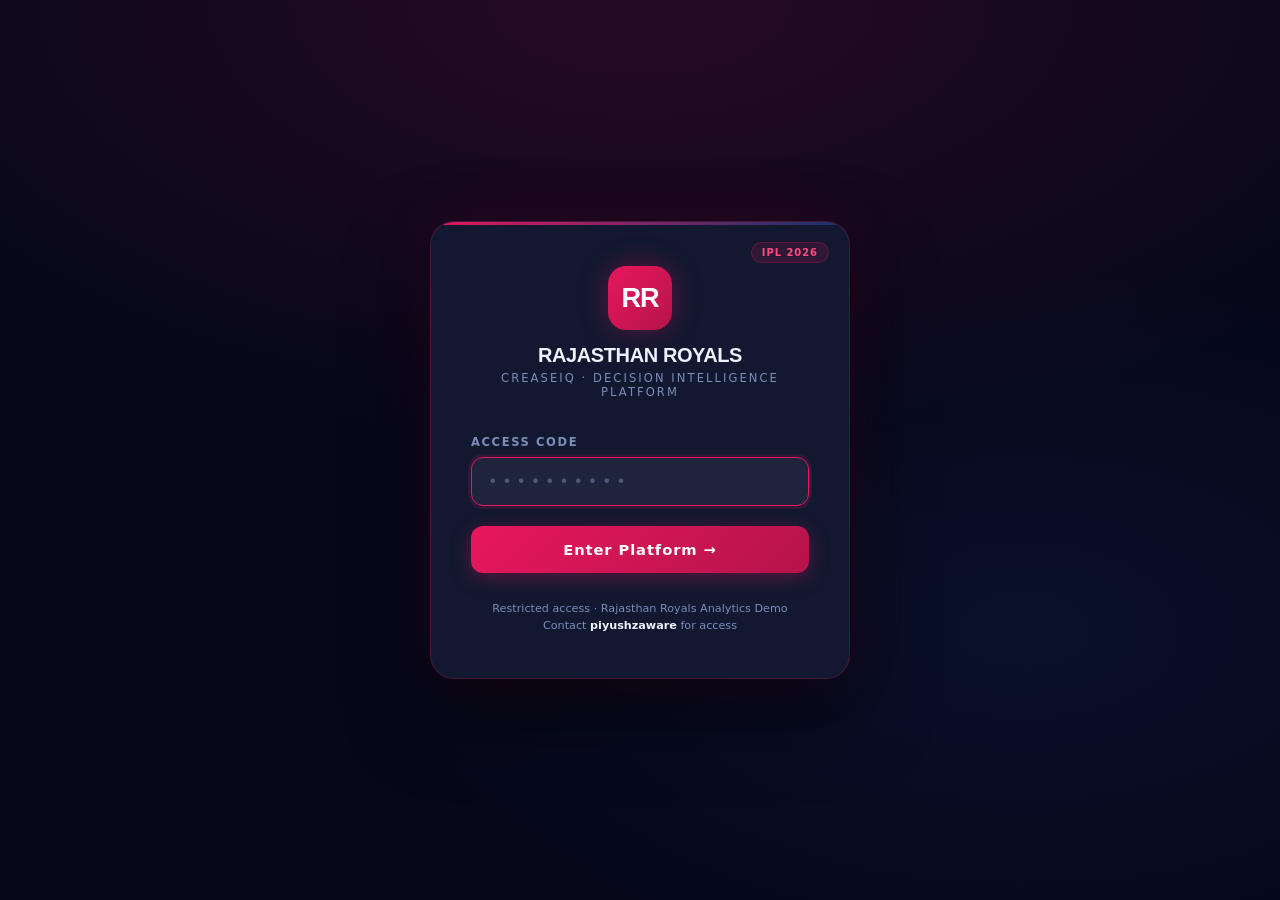
<file: Dashboard/rr_login.html>
<!DOCTYPE html>
<html lang="en">
  <head>
    <meta charset="UTF-8" />
    <meta name="viewport" content="width=device-width, initial-scale=1.0" />
    <title>Rajasthan Royals — Access</title>
    <style>
      :root {
        --rr-pink:       #E8175D;
        --rr-pink-light: #FF4B82;
        --rr-pink-glow:  rgba(232, 23, 93, 0.35);
        --rr-pink-dim:   rgba(232, 23, 93, 0.15);
        --rr-blue:       #14336B;
        --rr-dark:       #06081A;
        --rr-dark-2:     #0C1230;
        --rr-card:       #111830;
        --rr-text:       #EEF2FF;
        --rr-muted:      #7B8DB8;
        --rr-border:     rgba(232, 23, 93, 0.25);
        --display: "Trebuchet MS", "Arial Narrow", sans-serif;
        --ui: "Segoe UI", system-ui, sans-serif;
      }

      * { box-sizing: border-box; margin: 0; padding: 0; }

      html, body {
        height: 100%;
        font-family: var(--ui);
        background: var(--rr-dark);
        color: var(--rr-text);
        background-image:
          radial-gradient(ellipse 70% 50% at 50% 0%, rgba(232,23,93,0.14), transparent),
          radial-gradient(ellipse 50% 40% at 80% 70%, rgba(20,51,107,0.2), transparent);
      }

      body {
        display: flex;
        flex-direction: column;
        align-items: center;
        justify-content: center;
        min-height: 100vh;
        padding: 24px;
      }

      /* ── Card ───────────────────────────────────────────────── */
      .login-card {
        width: 100%;
        max-width: 420px;
        background: var(--rr-card);
        border: 1px solid var(--rr-border);
        border-radius: 24px;
        padding: 44px 40px;
        box-shadow:
          0 0 60px rgba(232,23,93,0.1),
          0 32px 80px rgba(0,0,0,0.6);
        position: relative;
        overflow: hidden;
      }

      .login-card::before {
        content: '';
        position: absolute;
        top: 0; left: 0; right: 0;
        height: 3px;
        background: linear-gradient(90deg, var(--rr-pink), #14336B);
      }

      /* ── Logo ───────────────────────────────────────────────── */
      .logo-wrap {
        display: flex;
        flex-direction: column;
        align-items: center;
        margin-bottom: 36px;
        gap: 14px;
      }

      .rr-monogram {
        width: 64px;
        height: 64px;
        border-radius: 18px;
        background: linear-gradient(135deg, var(--rr-pink), #B5144A);
        display: flex;
        align-items: center;
        justify-content: center;
        font-family: var(--display);
        font-size: 1.7rem;
        font-weight: 900;
        color: white;
        letter-spacing: -0.04em;
        box-shadow: 0 0 28px var(--rr-pink-glow);
      }

      .logo-title {
        text-align: center;
      }

      .logo-title h1 {
        font-family: var(--display);
        font-size: 1.25rem;
        font-weight: 900;
        text-transform: uppercase;
        letter-spacing: -0.02em;
        color: var(--rr-text);
        margin-bottom: 4px;
      }

      .logo-title p {
        font-size: 0.72rem;
        color: var(--rr-muted);
        text-transform: uppercase;
        letter-spacing: 0.18em;
      }

      /* ── Form ───────────────────────────────────────────────── */
      .form-group {
        margin-bottom: 20px;
      }

      .form-label {
        display: block;
        font-size: 0.72rem;
        font-weight: 700;
        color: var(--rr-muted);
        text-transform: uppercase;
        letter-spacing: 0.14em;
        margin-bottom: 8px;
      }

      .form-input {
        width: 100%;
        padding: 14px 16px;
        border-radius: 12px;
        background: rgba(255,255,255,0.05);
        border: 1px solid rgba(255,255,255,0.1);
        color: var(--rr-text);
        font-size: 1rem;
        font-family: var(--ui);
        outline: none;
        transition: border-color 0.2s, box-shadow 0.2s;
        letter-spacing: 0.1em;
      }

      .form-input:focus {
        border-color: var(--rr-pink);
        box-shadow: 0 0 0 3px var(--rr-pink-dim);
      }

      .form-input::placeholder {
        color: rgba(123, 141, 184, 0.5);
        letter-spacing: 0.3em;
      }

      /* ── Button ─────────────────────────────────────────────── */
      .submit-btn {
        width: 100%;
        padding: 15px;
        border-radius: 12px;
        background: linear-gradient(135deg, var(--rr-pink), #B5144A);
        color: white;
        font-weight: 700;
        font-size: 0.92rem;
        letter-spacing: 0.06em;
        border: none;
        cursor: pointer;
        box-shadow: 0 4px 20px rgba(232,23,93,0.35);
        transition: all 0.2s;
        font-family: var(--ui);
      }

      .submit-btn:hover {
        transform: translateY(-1px);
        box-shadow: 0 6px 28px rgba(232,23,93,0.5);
      }

      .submit-btn:active {
        transform: translateY(0);
      }

      /* ── Error ──────────────────────────────────────────────── */
      .error-msg {
        display: none;
        margin-top: 14px;
        padding: 10px 14px;
        border-radius: 10px;
        background: rgba(232,23,93,0.1);
        border: 1px solid var(--rr-border);
        color: var(--rr-pink-light);
        font-size: 0.8rem;
        text-align: center;
      }

      .error-msg.visible { display: block; }

      /* ── Shake animation ────────────────────────────────────── */
      @keyframes shake {
        0%, 100% { transform: translateX(0); }
        20%       { transform: translateX(-8px); }
        40%       { transform: translateX(8px); }
        60%       { transform: translateX(-5px); }
        80%       { transform: translateX(5px); }
      }

      .shake { animation: shake 0.4s ease; }

      /* ── Footer note ────────────────────────────────────────── */
      .access-note {
        margin-top: 28px;
        font-size: 0.7rem;
        color: var(--rr-muted);
        text-align: center;
        line-height: 1.5;
      }

      /* ── Season badge ───────────────────────────────────────── */
      .season-badge {
        position: absolute;
        top: 20px;
        right: 20px;
        font-size: 0.62rem;
        padding: 4px 10px;
        border-radius: 999px;
        background: var(--rr-pink-dim);
        border: 1px solid var(--rr-border);
        color: var(--rr-pink-light);
        font-weight: 700;
        letter-spacing: 0.1em;
        text-transform: uppercase;
      }
    </style>
  </head>

  <body>
    <div class="login-card">
      <span class="season-badge">IPL 2026</span>

      <div class="logo-wrap">
        <div class="rr-monogram">RR</div>
        <div class="logo-title">
          <h1>Rajasthan Royals</h1>
          <p>CreaseIQ · Decision Intelligence Platform</p>
        </div>
      </div>

      <form id="login-form" autocomplete="off">
        <div class="form-group">
          <label class="form-label" for="password-input">Access Code</label>
          <input
            id="password-input"
            class="form-input"
            type="password"
            placeholder="••••••••••"
            autofocus
          />
        </div>
        <button class="submit-btn" type="submit">Enter Platform →</button>
        <div class="error-msg" id="error-msg">Incorrect access code. Please try again.</div>
      </form>

      <p class="access-note">
        Restricted access · Rajasthan Royals Analytics Demo<br>
        Contact <strong style="color:var(--rr-text);">piyushzaware</strong> for access
      </p>
    </div>

    <script>
      document.getElementById("login-form").addEventListener("submit", async function (e) {
        e.preventDefault();
        const input    = document.getElementById("password-input");
        const errorMsg = document.getElementById("error-msg");
        const btn      = document.querySelector(".submit-btn");

        btn.disabled = true;
        btn.textContent = "Checking…";

        try {
          const res  = await fetch("/api/auth", {
            method: "POST",
            headers: { "Content-Type": "application/json" },
            body: JSON.stringify({ code: input.value }),
          });
          const data = await res.json();

          if (data.ok) {
            window.location.replace("./rr_hub.html");
          } else {
            throw new Error("wrong code");
          }
        } catch (_) {
          errorMsg.classList.add("visible");
          input.value = "";
          input.focus();
          btn.disabled = false;
          btn.textContent = "Enter Platform →";
          const card = document.querySelector(".login-card");
          card.classList.remove("shake");
          void card.offsetWidth;
          card.classList.add("shake");
        }
      });
    </script>
  </body>
</html>
</file>
<file: Dashboard/styles.css>
:root {
  /* CreaseIQ foundation palette */
  --cq-ink-950: #081014;
  --cq-ink-900: #0f1720;
  --cq-ink-850: #182230;
  --cq-ink-800: #1e2c3c;
  --cq-ink-700: #314658;
  --cq-stone-50: #f5f7f8;
  --cq-stone-100: #eaf0f2;
  --cq-stone-200: #d6e0e5;
  --cq-stone-400: #9fb0bb;
  --cq-teal-400: #2dd4bf;
  --cq-teal-500: #16b6a5;
  --cq-teal-700: #0d7c75;
  --cq-amber-300: #f5c96a;
  --cq-amber-400: #f5b840;
  --cq-amber-500: #dd9d20;
  --cq-rose-500: #e85d75;
  --cq-blue-500: #4d8cff;

  /* Typography */
  --cq-font-display: "Trebuchet MS", "Avenir Next Condensed", "Arial Narrow", sans-serif;
  --cq-font-ui: "Avenir Next", "Segoe UI", sans-serif;

  /* Layout / motion */
  --cq-radius-sm: 14px;
  --cq-radius-md: 20px;
  --cq-radius-lg: 24px;
  --cq-radius-xl: 32px;
  --cq-shadow-card: 0 22px 48px rgba(3, 10, 16, 0.26);
  --cq-shadow-accent: 0 12px 30px rgba(22, 182, 165, 0.18);
  --cq-shadow-soft: 0 10px 24px rgba(8, 16, 20, 0.12);

  /* Core CreaseIQ semantic tokens */
  --cq-shell-bg: var(--cq-ink-950);
  --cq-shell-bg-2: var(--cq-ink-900);
  --cq-shell-glow-primary: rgba(45, 212, 191, 0.18);
  --cq-shell-glow-secondary: rgba(245, 184, 64, 0.12);
  --cq-shell-grid-line: rgba(214, 224, 229, 0.12);

  --cq-surface-1: rgba(245, 247, 248, 0.98);
  --cq-surface-2: rgba(234, 240, 242, 0.98);
  --cq-surface-3: rgba(214, 224, 229, 0.68);
  --cq-surface-inverse: rgba(15, 23, 32, 0.96);

  --cq-text-primary: #10202a;
  --cq-text-secondary: #536571;
  --cq-text-inverse: #f5f7f8;
  --cq-text-inverse-muted: rgba(245, 247, 248, 0.72);

  --cq-accent-primary: var(--cq-teal-500);
  --cq-accent-primary-strong: var(--cq-teal-700);
  --cq-accent-primary-soft: rgba(45, 212, 191, 0.14);
  --cq-accent-secondary: var(--cq-amber-400);
  --cq-accent-secondary-soft: rgba(245, 184, 64, 0.18);
  --cq-accent-tertiary: var(--cq-blue-500);

  --cq-border-soft: rgba(159, 176, 187, 0.48);
  --cq-border-strong: rgba(159, 176, 187, 0.72);
  --cq-border-accent: rgba(22, 182, 165, 0.24);
  --cq-border-highlight: rgba(245, 184, 64, 0.28);

  --cq-status-positive: #0d9488;
  --cq-status-warning: #d97706;
  --cq-status-danger: #c2410c;
  --cq-status-danger-soft: rgba(232, 93, 117, 0.16);

  /* Team-skin hooks. These override only accent/tint behavior, not structure. */
  --cq-team-accent-primary: var(--cq-accent-primary);
  --cq-team-accent-secondary: var(--cq-accent-secondary);
  --cq-team-glow: var(--cq-shell-glow-primary);
  --cq-team-surface-tint: transparent;

  /* Compatibility aliases for existing dashboard classes */
  --bg: var(--cq-shell-bg);
  --panel: var(--cq-surface-1);
  --panel-strong: var(--cq-surface-2);
  --ink: var(--cq-text-primary);
  --muted: var(--cq-text-secondary);
  --accent: var(--cq-accent-secondary);
  --accent-soft: var(--cq-amber-300);
  --line: var(--cq-border-soft);
  --good: var(--cq-status-positive);
  --card-shadow: var(--cq-shadow-card);
  --radius: var(--cq-radius-lg);
  --display: var(--cq-font-display);
  --ui: var(--cq-font-ui);
}

body[data-team-theme="rr"] {
  --cq-team-accent-primary: #e8175d;
  --cq-team-accent-secondary: #f7c948;
  --cq-team-glow: rgba(232, 23, 93, 0.22);
  --cq-team-surface-tint: linear-gradient(135deg, rgba(232, 23, 93, 0.06), rgba(20, 51, 107, 0.08));
}

body[data-team-theme="csk"] {
  --cq-team-accent-primary: #ffcc29;
  --cq-team-accent-secondary: #1b3d8f;
  --cq-team-glow: rgba(255, 204, 41, 0.2);
  --cq-team-surface-tint: linear-gradient(135deg, rgba(255, 204, 41, 0.08), rgba(27, 61, 143, 0.06));
}

body[data-team-theme="mi"] {
  --cq-team-accent-primary: #3b82f6;
  --cq-team-accent-secondary: #f5c96a;
  --cq-team-glow: rgba(59, 130, 246, 0.2);
  --cq-team-surface-tint: linear-gradient(135deg, rgba(59, 130, 246, 0.07), rgba(245, 201, 106, 0.06));
}

* {
  box-sizing: border-box;
}

html {
  scroll-behavior: smooth;
}

body {
  margin: 0;
  font-family: var(--ui);
  background:
    radial-gradient(circle at top left, var(--cq-shell-glow-secondary), transparent 22%),
    radial-gradient(circle at top right, var(--cq-shell-glow-primary), transparent 24%),
    linear-gradient(180deg, rgba(8, 16, 20, 0.96), rgba(15, 23, 32, 0.99)),
    var(--bg);
  color: var(--ink);
}

.page-shell {
  display: grid;
  grid-template-columns: 320px 1fr;
  min-height: 100vh;
}

.sidebar {
  padding: 32px 24px;
  border-right: 1px solid var(--line);
  background:
    linear-gradient(180deg, rgba(10, 17, 22, 0.98), rgba(20, 31, 42, 0.95)),
    radial-gradient(circle at top, var(--cq-team-glow), transparent 26%);
  backdrop-filter: blur(12px);
  position: sticky;
  top: 0;
  align-self: start;
  height: 100vh;
  color: var(--cq-text-inverse);
}

.brand-block h1,
.hero-panel h2,
.panel h3 {
  font-family: var(--display);
  letter-spacing: -0.03em;
  text-transform: uppercase;
}

.brand-block h1 {
  margin: 8px 0 12px;
  font-size: 2rem;
  line-height: 1.05;
}

.eyebrow {
  margin: 0;
  text-transform: uppercase;
  letter-spacing: 0.18em;
  font-size: 0.72rem;
  color: var(--cq-accent-secondary);
  font-weight: 700;
}

.brand-copy,
.hero-subtitle,
.sidebar-note p,
.summary-card p {
  color: var(--muted);
  line-height: 1.55;
}

.sidebar .brand-copy,
.sidebar .sidebar-note p {
  color: var(--cq-text-inverse-muted);
}

.nav-links {
  display: grid;
  gap: 10px;
  margin: 28px 0;
}

.nav-links a {
  text-decoration: none;
  color: var(--cq-text-inverse);
  padding: 12px 14px;
  border-radius: 14px;
  background: rgba(255, 255, 255, 0.05);
  border: 1px solid var(--cq-border-highlight);
  font-weight: 700;
  letter-spacing: 0.03em;
}

.nav-links a:hover {
  background: var(--cq-accent-secondary-soft);
}

.sidebar-note {
  display: grid;
  gap: 12px;
}

.story-card {
  padding: 14px;
  border-radius: 18px;
  background:
    var(--cq-team-surface-tint),
    linear-gradient(145deg, rgba(255,255,255,0.06), rgba(22,182,165,0.08));
  border: 1px solid var(--cq-border-highlight);
}

.story-card h4 {
  margin: 0 0 8px;
}

.main-content {
  padding: 32px;
  display: grid;
  gap: 24px;
}

.hero-panel,
.panel,
.tile,
.kpi-card {
  background: linear-gradient(180deg, rgba(15, 23, 32, 0.96), rgba(24, 34, 48, 0.96));
  border: 1px solid rgba(214, 224, 229, 0.08);
  border-radius: var(--radius);
  box-shadow: var(--card-shadow);
}

.hero-panel {
  padding: 28px 30px;
  display: flex;
  justify-content: space-between;
  gap: 20px;
  align-items: center;
  background:
    var(--cq-team-surface-tint),
    linear-gradient(135deg, rgba(15,23,32,0.98), rgba(24,34,48,0.98)),
    radial-gradient(circle at right top, var(--cq-shell-glow-primary), transparent 28%);
}

.hero-panel h2 {
  margin: 8px 0 10px;
  font-size: clamp(2rem, 4vw, 3.4rem);
}

.hero-badge {
  min-width: 220px;
  padding: 18px 20px;
  border-radius: 20px;
  background: linear-gradient(145deg, var(--cq-shell-bg-2), var(--cq-ink-850));
  color: var(--cq-text-inverse);
  display: grid;
  gap: 8px;
  border: 1px solid var(--cq-border-highlight);
}

.hero-badge span {
  text-transform: uppercase;
  letter-spacing: 0.14em;
  font-size: 0.72rem;
  opacity: 0.72;
}

.hero-badge strong {
  font-size: 1.05rem;
}

.hero-actions {
  margin-top: 18px;
  display: flex;
  flex-wrap: wrap;
  gap: 12px;
}

.platform-pills {
  margin-top: 16px;
  display: flex;
  flex-wrap: wrap;
  gap: 10px;
}

.platform-pill {
  display: inline-flex;
  align-items: center;
  padding: 8px 12px;
  border-radius: 999px;
  background: var(--cq-accent-primary-soft);
  border: 1px solid var(--cq-border-accent);
  color: var(--cq-text-inverse);
  font-size: 0.76rem;
  font-weight: 800;
  letter-spacing: 0.04em;
  text-transform: uppercase;
}

.action-button {
  display: inline-flex;
  align-items: center;
  gap: 8px;
  padding: 12px 16px;
  border-radius: 999px;
  background: linear-gradient(135deg, var(--cq-accent-primary-strong), var(--cq-team-accent-primary));
  color: var(--cq-text-inverse);
  text-decoration: none;
  font-weight: 700;
  border: 1px solid var(--cq-border-highlight);
  transition: transform 160ms ease, box-shadow 160ms ease, background 160ms ease;
  box-shadow: var(--cq-shadow-accent);
}

.button-only {
  border: 0;
  cursor: pointer;
  font: inherit;
}

.action-button:hover {
  transform: translateY(-1px);
  box-shadow: 0 12px 28px rgba(22, 182, 165, 0.24);
  background: linear-gradient(135deg, var(--cq-team-accent-primary), var(--cq-accent-primary-strong));
}

.kpi-grid {
  display: grid;
  grid-template-columns: repeat(5, minmax(0, 1fr));
  gap: 16px;
}

.kpi-card {
  padding: 20px;
  position: relative;
  overflow: hidden;
}

.kpi-card::after {
  content: "";
  position: absolute;
  inset: auto -20px -30px auto;
  width: 110px;
  height: 110px;
  background: radial-gradient(circle, rgba(255, 183, 3, 0.14), transparent 66%);
  pointer-events: none;
}

.kpi-card h4 {
  margin: 0 0 8px;
  color: var(--cq-text-inverse-muted);
  font-size: 0.88rem;
  font-weight: 600;
}

.kpi-card strong {
  display: block;
  font-size: 1.8rem;
  font-family: var(--display);
  color: var(--cq-text-inverse);
}

.panel {
  padding: 24px;
}

.panel-header,
.tile-header {
  display: flex;
  justify-content: space-between;
  gap: 16px;
  align-items: end;
  margin-bottom: 18px;
}

.panel h3 {
  margin: 6px 0 0;
  font-size: 1.8rem;
}

.control-row,
.pill-row {
  display: flex;
  flex-wrap: wrap;
  gap: 12px;
}

label {
  display: grid;
  gap: 6px;
  font-size: 0.82rem;
  color: var(--cq-text-inverse-muted);
  font-weight: 700;
}

select,
input[list],
input[type="text"],
input[type="search"] {
  min-width: 148px;
  padding: 10px 12px;
  border-radius: 12px;
  border: 1px solid rgba(214, 224, 229, 0.12);
  background: rgba(255, 255, 255, 0.04);
  color: var(--cq-text-inverse);
  font-weight: 600;
}

select:focus,
input[list]:focus,
input[type="text"]:focus,
input[type="search"]:focus,
textarea:focus {
  outline: 2px solid rgba(45, 212, 191, 0.24);
  outline-offset: 1px;
}

.pill {
  padding: 10px 12px;
  border-radius: 999px;
  background: rgba(45, 212, 191, 0.08);
  color: var(--cq-accent-secondary);
  font-weight: 700;
  font-size: 0.82rem;
  border: 1px solid rgba(45, 212, 191, 0.14);
}

.pill.accent {
  background: linear-gradient(135deg, var(--cq-team-accent-primary), var(--cq-accent-primary-strong));
  color: var(--cq-text-inverse);
}

.phase-layout,
.player-grid,
.team-layout,
.auction-grid {
  display: grid;
  grid-template-columns: 1.1fr 0.9fr;
  gap: 18px;
}

.auction-grid.lower {
  margin-top: 18px;
}

.player-grid.lower {
  margin-top: 18px;
}

.tile,
.chart-panel,
.table-panel {
  padding: 18px;
  border-radius: 22px;
  background:
    linear-gradient(180deg, rgba(24,34,48,0.98), rgba(15,23,32,0.96));
  border: 1px solid rgba(214, 224, 229, 0.08);
}

.tile h4,
.chart-panel h4,
.table-panel h4 {
  margin: 0 0 14px;
  font-size: 1.05rem;
  color: var(--cq-text-inverse);
}

.wide {
  grid-column: span 1;
}

.bar-chart {
  display: grid;
  gap: 10px;
}

.bar-row {
  display: grid;
  grid-template-columns: 160px 1fr 72px;
  gap: 12px;
  align-items: center;
}

.bar-row.compact {
  grid-template-columns: 110px 1fr 60px;
}

.bar-label {
  font-weight: 700;
  color: var(--cq-text-inverse);
  white-space: nowrap;
  overflow: hidden;
  text-overflow: ellipsis;
}

.bar-track {
  height: 14px;
  border-radius: 999px;
  background: rgba(255,255,255,0.08);
  overflow: hidden;
}

.bar-fill {
  height: 100%;
  border-radius: inherit;
  background: linear-gradient(90deg, var(--cq-accent-secondary), var(--cq-team-accent-primary));
}

.bar-fill.alt {
  background: linear-gradient(90deg, var(--cq-teal-400), var(--cq-accent-primary-strong));
}

.bar-value {
  text-align: right;
  color: var(--cq-text-inverse-muted);
  font-variant-numeric: tabular-nums;
}

.compact-bars .bar-track {
  height: 12px;
}

.table-wrap {
  overflow: auto;
  max-height: 470px;
}

.table-wrap.compact {
  max-height: 320px;
}

table {
  width: 100%;
  border-collapse: collapse;
  font-size: 0.92rem;
}

th,
td {
  padding: 10px 12px;
  border-bottom: 1px solid rgba(214, 224, 229, 0.08);
  text-align: left;
}

th {
  position: sticky;
  top: 0;
  background: rgba(12, 18, 30, 0.98);
  z-index: 1;
  font-size: 0.78rem;
  text-transform: uppercase;
  letter-spacing: 0.08em;
  color: var(--cq-text-inverse-muted);
}

td {
  color: var(--cq-text-inverse);
}

.metric-stack {
  display: grid;
  gap: 12px;
}

.metric-card {
  padding: 16px;
  border-radius: 18px;
  background: linear-gradient(145deg, rgba(13,124,117,0.24), rgba(24,34,48,0.96));
  color: var(--cq-text-inverse);
  border: 1px solid rgba(45, 212, 191, 0.14);
}

.metric-card h5 {
  margin: 0 0 8px;
  font-size: 1rem;
}

.metric-card strong {
  display: block;
  font-size: 1.65rem;
  margin-bottom: 8px;
  font-family: var(--display);
}

.metric-card p {
  margin: 0;
  color: rgba(255,255,255,0.78);
}

.summary-card {
  display: grid;
  gap: 10px;
}

.compare-grid {
  display: grid;
  grid-template-columns: repeat(auto-fit, minmax(220px, 1fr));
  gap: 12px;
  margin-bottom: 16px;
}

.compare-card {
  padding: 14px;
  border-radius: 18px;
  background: linear-gradient(180deg, rgba(255,255,255,0.96), rgba(239,231,207,0.88));
  border: 1px solid var(--line);
}

.compare-card h5 {
  margin: 0 0 10px;
  font-size: 1rem;
}

.methodology-stack {
  display: grid;
  gap: 14px;
}

.method-card {
  padding: 16px;
  border-radius: 18px;
  background: linear-gradient(180deg, rgba(239,231,207,0.88), rgba(255,255,255,0.94));
  border: 1px solid var(--line);
}

.method-card h5 {
  margin: 0 0 8px;
  font-size: 1rem;
}

.method-card p {
  margin: 0;
  color: var(--muted);
  line-height: 1.55;
}

.radar-shell {
  display: grid;
  place-items: center;
  margin-bottom: 18px;
}

#player-radar {
  width: 100%;
  max-width: 420px;
  min-height: 320px;
}

.radar-grid-line {
  fill: none;
  stroke: #d9cfb3;
  stroke-width: 1;
}

.radar-axis-line {
  stroke: #c9bd98;
  stroke-width: 1;
}

.radar-axis-label {
  fill: var(--muted);
  font-size: 12px;
  font-weight: 700;
  text-anchor: middle;
}

.radar-shape {
  fill: rgba(255, 183, 3, 0.24);
  stroke: var(--accent);
  stroke-width: 3;
}

.radar-shape.compare {
  fill: rgba(13, 148, 136, 0.18);
  stroke: var(--good);
}

.radar-dot {
  fill: var(--accent);
}

.radar-dot.compare {
  fill: var(--good);
}

.summary-line {
  display: flex;
  justify-content: space-between;
  gap: 14px;
  padding-bottom: 8px;
  border-bottom: 1px dashed var(--line);
}

.summary-line span:first-child {
  color: var(--muted);
}

.comp-player-name {
  display: inline-flex;
  align-items: center;
  margin-bottom: 6px;
  color: #fffdf6 !important;
  background: linear-gradient(135deg, rgba(12, 60, 43, 0.98), rgba(18, 118, 110, 0.98));
  border: 1px solid rgba(255, 209, 102, 0.55);
  border-radius: 999px;
  box-shadow: inset 0 0 0 1px rgba(255, 255, 255, 0.06), 0 8px 18px rgba(3, 20, 14, 0.18);
  padding: 6px 12px;
  font-family: var(--display);
  font-size: 1rem;
  font-weight: 900;
  letter-spacing: 0.05em;
  text-transform: uppercase;
  line-height: 1.1;
}

.replacement-note {
  display: inline-block;
  margin-top: 4px;
  padding: 3px 8px;
  border-radius: 999px;
  background: rgba(255, 209, 102, 0.88);
  color: #10281f;
  font-size: 0.72rem;
  font-weight: 700;
  letter-spacing: 0.01em;
}

.team-bottom {
  display: grid;
  grid-template-columns: 0.95fr 1.05fr;
  gap: 18px;
}

.team-architecture-grid {
  display: grid;
  grid-template-columns: repeat(2, minmax(0, 1fr));
  gap: 18px;
  margin-top: 18px;
}

.architecture-list {
  display: grid;
  gap: 10px;
}

.architecture-item {
  padding: 10px 12px;
  border-radius: 16px;
  border: 1px solid var(--line);
  background: rgba(255, 255, 255, 0.78);
  display: flex;
  justify-content: space-between;
  gap: 12px;
  align-items: center;
}

.architecture-detail {
  display: grid;
  justify-items: end;
  gap: 6px;
}

.architecture-detail strong {
  text-align: right;
}

.architecture-item.filled strong {
  color: var(--ink);
}

.architecture-item.open {
  background: rgba(255, 183, 3, 0.12);
}

.architecture-item.open strong {
  color: #9a3412;
}

.confidence-score {
  margin: 0 0 12px;
  font-family: var(--display);
  font-size: 2rem;
  font-weight: 900;
}

.dashboard-credit {
  margin-top: 18px;
  margin-left: auto;
  max-width: 360px;
  padding: 14px 16px;
  border-radius: 18px;
  border: 1px solid rgba(16, 40, 31, 0.12);
  background: linear-gradient(145deg, rgba(16, 40, 31, 0.04), rgba(255, 183, 3, 0.08));
  display: grid;
  gap: 4px;
  text-align: right;
}

.dashboard-credit-label {
  color: var(--muted);
  font-size: 0.72rem;
  font-weight: 700;
  letter-spacing: 0.16em;
  text-transform: uppercase;
}

.dashboard-credit strong {
  color: var(--ink);
  font-family: var(--display);
  font-size: 1.05rem;
}

.dashboard-credit-copy {
  color: var(--muted);
  font-size: 0.88rem;
  line-height: 1.45;
}

.retained-list {
  display: flex;
  flex-wrap: wrap;
  gap: 10px;
}

input[list] {
  min-width: 220px;
  padding: 10px 12px;
  border-radius: 12px;
  border: 1px solid var(--line);
  background: white;
  color: var(--ink);
  font-weight: 600;
}

.retained-chip {
  padding: 10px 12px;
  border-radius: 999px;
  background: linear-gradient(135deg, #fff7e8, #efe7cf);
  border: 1px solid var(--line);
  font-size: 0.88rem;
  font-weight: 700;
}

.muted {
  color: var(--muted);
}

.replay-shell {
  max-width: 1400px;
  margin: 0 auto;
  padding: 28px;
  display: grid;
  gap: 24px;
}

.replay-header,
.replay-panel,
.replay-card {
  background: linear-gradient(180deg, rgba(15,23,32,0.98), rgba(24,34,48,0.96));
  border: 1px solid rgba(214, 224, 229, 0.08);
  border-radius: var(--radius);
  box-shadow: var(--card-shadow);
}

.replay-header {
  padding: 34px 34px;
  display: flex;
  justify-content: space-between;
  gap: 20px;
  align-items: start;
  position: relative;
  overflow: hidden;
}

.replay-header::before {
  content: "";
  position: absolute;
  inset: 0;
  pointer-events: none;
  background:
    radial-gradient(circle at top right, var(--cq-team-glow), transparent 30%),
    linear-gradient(135deg, rgba(45,212,191,0.04), rgba(245,184,64,0.04));
}

.replay-header h1,
.replay-panel h3 {
  font-family: var(--display);
  letter-spacing: -0.02em;
}

.replay-header h1 {
  margin: 10px 0 12px;
  font-size: clamp(2.3rem, 4.6vw, 3.7rem);
  line-height: 0.98;
  text-transform: uppercase;
  color: var(--cq-text-inverse);
  text-shadow: 0 10px 30px rgba(0, 0, 0, 0.24);
}

.replay-header p {
  margin: 0;
  color: var(--cq-text-inverse-muted);
  line-height: 1.6;
  max-width: 760px;
  font-size: 1.02rem;
}

.replay-badge {
  min-width: 220px;
  padding: 18px 20px;
  border-radius: 20px;
  background: linear-gradient(145deg, var(--cq-accent-primary-strong), var(--cq-team-accent-primary));
  color: var(--cq-text-inverse);
  display: grid;
  gap: 8px;
  border: 1px solid rgba(245, 184, 64, 0.18);
  box-shadow: 0 18px 34px rgba(8, 16, 20, 0.26);
}

.replay-badge span {
  text-transform: uppercase;
  letter-spacing: 0.14em;
  font-size: 0.72rem;
  opacity: 0.8;
}

.replay-badge strong {
  font-size: 1.04rem;
  line-height: 1.2;
}

.replay-panel {
  padding: 24px;
}

.replay-grid {
  display: grid;
  grid-template-columns: 1.15fr 0.85fr;
  gap: 18px;
}

.replay-grid.lower {
  grid-template-columns: 0.9fr 1.1fr;
}

.replay-card-grid {
  display: grid;
  grid-template-columns: repeat(4, minmax(0, 1fr));
  gap: 14px;
  margin-top: 18px;
}

.replay-card {
  padding: 18px;
}

.replay-card h4,
.replay-card p {
  margin: 0;
}

.replay-card h4 {
  font-size: 0.84rem;
  color: var(--cq-text-inverse-muted);
  margin-bottom: 10px;
  text-transform: uppercase;
  letter-spacing: 0.08em;
}

.replay-card strong {
  display: block;
  font-size: 1.5rem;
  font-family: var(--display);
  margin-bottom: 6px;
  color: var(--cq-text-inverse);
}

.replay-slider-wrap {
  display: grid;
  gap: 8px;
  margin-top: 14px;
}

.replay-slider-meta {
  display: flex;
  justify-content: space-between;
  gap: 12px;
  color: var(--cq-text-inverse-muted);
  font-size: 0.88rem;
  font-weight: 600;
}

.replay-slider {
  width: 100%;
  accent-color: var(--accent);
}

.replay-stage {
  display: grid;
  gap: 16px;
}

.replay-highlight {
  padding: 20px;
  border-radius: 22px;
  background: linear-gradient(135deg, rgba(45,212,191,0.08), rgba(245,184,64,0.12));
  border: 1px solid rgba(245,184,64,0.14);
}

.replay-highlight h3 {
  margin: 8px 0 10px;
  font-size: 1.9rem;
}

.replay-meta-grid {
  display: grid;
  grid-template-columns: repeat(2, minmax(0, 1fr));
  gap: 12px;
}

.replay-meta-grid .summary-line {
  background: rgba(255,255,255,0.04);
  border-radius: 14px;
  padding: 12px 14px;
}

.mini-note {
  color: var(--cq-text-inverse-muted);
  font-size: 0.9rem;
  line-height: 1.6;
}

.replay-timeline {
  display: grid;
  gap: 10px;
  max-height: 540px;
  overflow: auto;
}

.timeline-row {
  padding: 14px 16px;
  border-radius: 16px;
  border: 1px solid rgba(214, 224, 229, 0.08);
  background: rgba(255,255,255,0.04);
}

.timeline-row.active {
  background: linear-gradient(135deg, rgba(245,184,64,0.18), rgba(45,212,191,0.12));
  border-color: rgba(45, 212, 191, 0.28);
}

.timeline-row strong {
  display: block;
  margin-bottom: 4px;
  color: var(--cq-text-inverse);
}

.timeline-row span {
  color: var(--cq-text-inverse-muted);
  font-size: 0.88rem;
}

.purse-grid {
  display: grid;
  gap: 12px;
}

.purse-row {
  display: grid;
  grid-template-columns: 64px 1fr auto;
  align-items: center;
  gap: 12px;
}

.purse-code {
  font-weight: 800;
}

.purse-track {
  height: 12px;
  border-radius: 999px;
  background: rgba(255,255,255,0.08);
  overflow: hidden;
}

.purse-fill {
  height: 100%;
  border-radius: 999px;
  background: linear-gradient(90deg, var(--cq-accent-primary), var(--cq-accent-secondary));
}

.replay-empty {
  color: var(--muted);
}

.tool-grid {
  display: grid;
  grid-template-columns: 1fr 1fr;
  gap: 18px;
}

.tool-grid.wide-left {
  grid-template-columns: 1.15fr 0.85fr;
}

.bucket-grid {
  display: grid;
  gap: 14px;
}

.bucket-panel {
  padding: 14px;
  border-radius: 18px;
  border: 1px solid rgba(214, 224, 229, 0.08);
  background: linear-gradient(180deg, rgba(255,255,255,0.04), rgba(255,255,255,0.02));
}

.bucket-panel h5 {
  margin: 0;
  font-size: 1rem;
  color: var(--cq-text-inverse);
}

.bucket-list {
  display: grid;
  gap: 10px;
}

.bucket-chip {
  display: flex;
  justify-content: space-between;
  gap: 12px;
  align-items: center;
  padding: 10px 12px;
  border-radius: 14px;
  background: rgba(255,255,255,0.04);
  border: 1px solid rgba(45, 212, 191, 0.14);
  font-weight: 700;
  color: var(--cq-text-inverse);
}

.bucket-chip button,
.mini-action {
  border: 0;
  cursor: pointer;
  border-radius: 999px;
  padding: 6px 10px;
  font: inherit;
  font-size: 0.72rem;
  font-weight: 800;
  background: linear-gradient(135deg, var(--cq-accent-primary-strong), var(--cq-team-accent-primary));
  color: var(--cq-text-inverse);
}

.mini-button-row {
  display: flex;
  flex-wrap: wrap;
  gap: 6px;
}

.tool-controls,
.slider-stack,
.insight-stack {
  display: grid;
  gap: 14px;
}

.slider-stack label,
.tool-controls label {
  gap: 8px;
}

textarea {
  width: 100%;
  min-height: 120px;
  padding: 12px 14px;
  border-radius: 14px;
  border: 1px solid rgba(214, 224, 229, 0.12);
  background: rgba(255,255,255,0.04);
  color: var(--cq-text-inverse);
  font: inherit;
  line-height: 1.5;
}

input[type="number"],
input[type="range"] {
  width: 100%;
}

.weight-row {
  display: grid;
  grid-template-columns: 160px 1fr 56px;
  gap: 12px;
  align-items: center;
}

.pill-row.wrap {
  flex-wrap: wrap;
}

.insight-card {
  padding: 16px;
  border-radius: 18px;
  border: 1px solid rgba(214, 224, 229, 0.08);
  background: linear-gradient(180deg, rgba(255,255,255,0.04), rgba(255,255,255,0.02));
}

.insight-card h5 {
  margin: 0 0 10px;
  font-size: 1rem;
  color: var(--cq-text-inverse);
}

.insight-card p,
.insight-card ul {
  margin: 0;
  color: var(--cq-text-inverse-muted);
  line-height: 1.55;
}

.product-topbar {
  display: flex;
  align-items: center;
  justify-content: space-between;
  gap: 20px;
  padding: 12px 32px;
  background: linear-gradient(90deg, rgba(8,16,20,0.96), rgba(24,34,48,0.96));
  border-bottom: 1px solid rgba(214, 224, 229, 0.08);
  position: sticky;
  top: 0;
  z-index: 50;
  backdrop-filter: blur(14px);
}

.product-topbar__brand,
.product-topbar__meta {
  display: flex;
  align-items: center;
  gap: 14px;
}

.product-topbar__logo {
  width: 32px;
  height: 32px;
  border-radius: 10px;
  background: linear-gradient(135deg, var(--cq-team-accent-primary), var(--cq-accent-primary-strong));
  display: flex;
  align-items: center;
  justify-content: center;
  color: var(--cq-text-inverse);
  font-family: var(--display);
  font-size: 0.84rem;
  font-weight: 900;
  box-shadow: 0 0 14px var(--cq-team-glow);
}

.product-topbar__title {
  color: var(--cq-text-inverse);
  font-size: 0.9rem;
  font-weight: 700;
}

.product-topbar__label {
  font-size: 0.78rem;
  color: var(--cq-text-inverse-muted);
}

.product-topbar__back {
  padding: 8px 16px;
  border-radius: 999px;
  background: rgba(45, 212, 191, 0.08);
  border: 1px solid rgba(45, 212, 191, 0.16);
  color: var(--cq-text-inverse);
  text-decoration: none;
  font-size: 0.78rem;
  font-weight: 700;
}

.insight-card ul {
  padding-left: 18px;
}

.insight-card li + li {
  margin-top: 6px;
}

.dual-chart {
  display: grid;
  grid-template-columns: 1fr 1fr;
  gap: 18px;
}

@media (max-width: 1200px) {
  .page-shell {
    grid-template-columns: 1fr;
  }

  .sidebar {
    position: relative;
    height: auto;
    border-right: 0;
    border-bottom: 1px solid var(--line);
  }

  .kpi-grid {
    grid-template-columns: repeat(2, minmax(0, 1fr));
  }
}

@media (max-width: 860px) {
  .main-content {
    padding: 18px;
  }

  .hero-panel,
  .panel-header,
  .tile-header,
  .phase-layout,
  .team-layout,
  .auction-grid,
  .team-bottom {
    grid-template-columns: 1fr;
    display: grid;
  }

  .hero-panel {
    padding: 22px;
  }

  .kpi-grid {
    grid-template-columns: 1fr;
  }

  .bar-row,
  .bar-row.compact {
    grid-template-columns: 110px 1fr 56px;
  }

  .dashboard-credit {
    margin-left: 0;
    max-width: none;
    text-align: left;
  }
}

@media (max-width: 1100px) {
  .replay-grid,
  .replay-grid.lower,
  .replay-card-grid,
  .tool-grid,
  .tool-grid.wide-left,
  .dual-chart {
    grid-template-columns: 1fr;
  }
}
</file>
